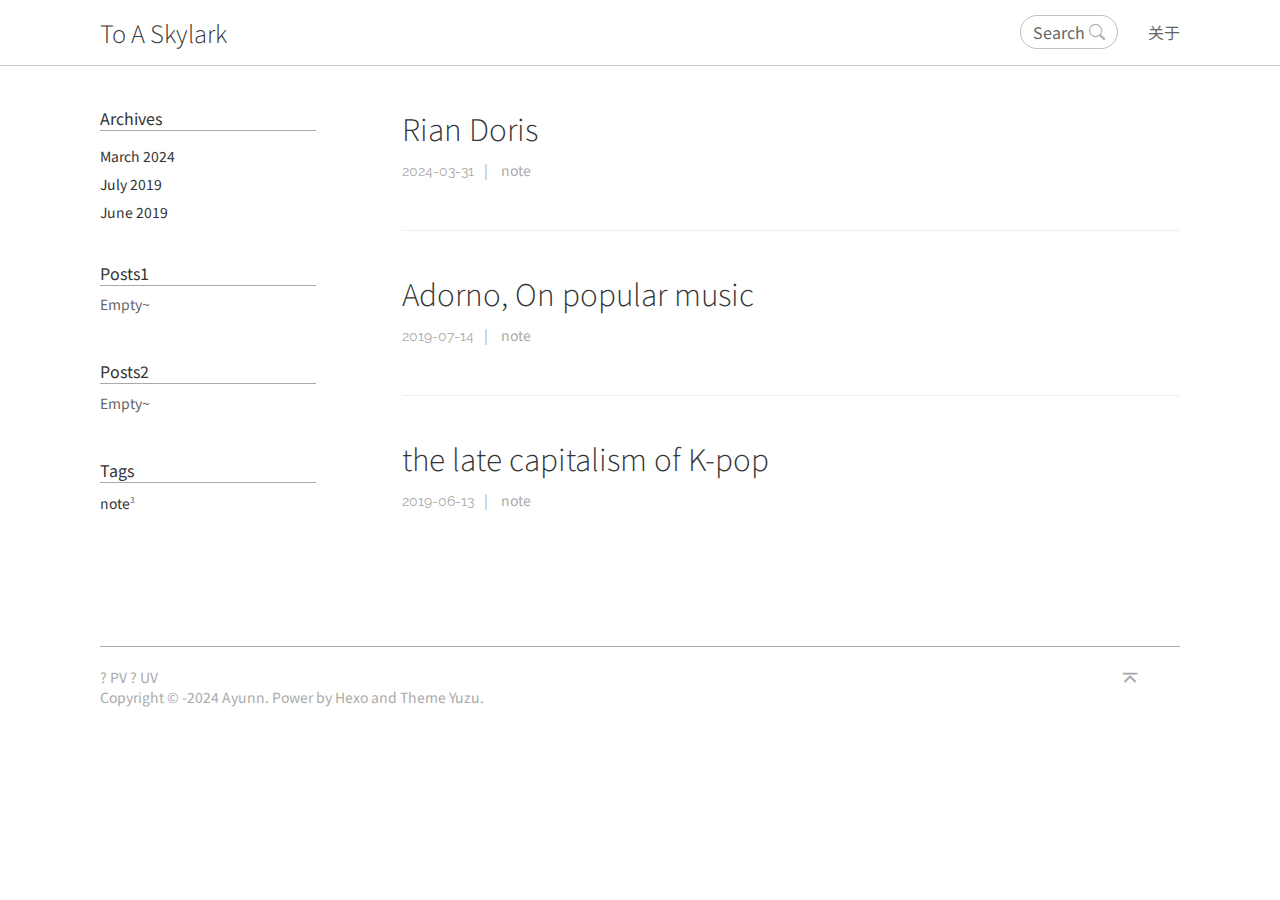
<file: index.html>
<html lang="en"><head><meta charset="utf-8"/><meta http-equiv="X-UA-Compatible" content="IE=edge"/><meta name="viewport" content="width=device-width, initial-scale=1"/><meta name="description" content=""/><meta name="keyword"/><title>To A Skylark
-

</title><link rel="icon" href="/img/favicon.ico"/>
<link rel="stylesheet" href="/css/style.css">

<link rel="stylesheet" href="/css/helpers.css">

<script src="/js/clipboard/clipboard.min.js"></script>


<script src="/js/bootstrap.js"></script>

<script async="async" src="//busuanzi.ibruce.info/busuanzi/2.3/busuanzi.pure.mini.js"></script><meta name="generator" content="Hexo 7.2.0"></head><body><div class="loading-wrapper" data-loading="data-loading"><div class="loading"><span></span><span></span><span></span></div></div><div class="page" data-filter="data-filter"><div class="head" data-show="data-show"><header class="head-header"><div class="head-author"><a class="head-author-link" href="/">To A Skylark</a></div><div class="head-right"><button class="bar-wrap" id="bar-wrap-toggle"><span class="bar"></span><span class="bar"></span><span class="bar"></span></button><div class="head-item"><a class="search-button head-item-link"><span>Search</span>
<i class="icon icon-search"></i></a></div><div class="head-item"><a class="head-item-link" href="/about">关于</a></div></div></header>
<div class="menubar-head" id="menubar"><ul class="menubar-ul"><li class="menubar-item"><i class="icon icon-chevron-right"></i>
<a class="menubar-link" href="/categories/Posts/">Posts1</a></li><li class="menubar-item"><i class="icon icon-chevron-right"></i>
<a class="menubar-link" href="/categories/Posts2/">Posts2</a></li><li class="menubar-item" data-border="data-border"></li><li class="menubar-item"><i class="icon icon-archive"></i>
<a class="menubar-link" href="/archives">Archives</a></li><li class="menubar-item"><i class="icon icon-tags"></i>
<a class="menubar-link" href="/tags">Tags</a></li><li class="menubar-item" data-border="data-border"></li><li class="menubar-item"><a class="menubar-link" href="/about"><span>关于</span></a></li></ul><div class="menu-search-box search-button"><div>Search</div>
<i class="icon icon-search"></i></div></div></div><div class="main" data-page="home"><div class="menu-nav"><div class="menu-nav-item"><div class="menu-nav-title"><a href="/archives"><span>Archives</span></a></div><div class="menu-nav-content"><ul class="archive-list"><li class="archive-list-item"><a class="archive-list-link" href="/archives/2024/03/">March 2024</a></li><li class="archive-list-item"><a class="archive-list-link" href="/archives/2019/07/">July 2019</a></li><li class="archive-list-item"><a class="archive-list-link" href="/archives/2019/06/">June 2019</a></li></ul></div></div><div class="menu-nav-item"><div class="menu-nav-title"><a href="/categories/Posts/"><span>Posts1</span></a></div><div class="menu-nav-content"><p class="menu-nav-item empty">Empty~</p></div></div><div class="menu-nav-item"><div class="menu-nav-title"><a href="/categories/Posts2/"><span>Posts2</span></a></div><div class="menu-nav-content"><p class="menu-nav-item empty">Empty~</p></div></div><div class="menu-nav-item"><div class="menu-nav-title"><a href="/tags"><span>Tags</span></a></div><div class="menu-nav-content"><ul class="tag-list" itemprop="keywords"><li class="tag-list-item"><a class="tag-list-link" href="/tags/note/" rel="tag">note</a><span class="tag-list-count">3</span></li></ul></div></div></div><div class="content" id="index-content"><article class="post-item"><h2 class="post-item-title"><a class="title" href="/2024/03/31/Rian-Doris/">Rian Doris</a></h2><div class="post-meta"><div class="post-date"><time class="post-time" itemprop="datePublished" title="2024-03-31 13:57:17" datetime="2024-03-31T17:57:17.000Z">2024-03-31</time></div>|
<div class="post-tag"><ul class="article-tag-list" itemprop="keywords"><li class="article-tag-list-item"><a class="article-tag-list-link" href="/tags/note/" rel="tag">note</a></li></ul></div></div></article><article class="post-item"><h2 class="post-item-title"><a class="title" href="/2019/07/14/Adorno-On-popular-music/">Adorno, On popular music</a></h2><div class="post-meta"><div class="post-date"><time class="post-time" itemprop="datePublished" title="2019-07-14 14:15:19" datetime="2019-07-14T18:15:19.000Z">2019-07-14</time></div>|
<div class="post-tag"><ul class="article-tag-list" itemprop="keywords"><li class="article-tag-list-item"><a class="article-tag-list-link" href="/tags/note/" rel="tag">note</a></li></ul></div></div></article><article class="post-item"><h2 class="post-item-title"><a class="title" href="/2019/06/13/the-late-capitalism-of-K-pop/">the late capitalism of K-pop</a></h2><div class="post-meta"><div class="post-date"><time class="post-time" itemprop="datePublished" title="2019-06-13 14:15:38" datetime="2019-06-13T18:15:38.000Z">2019-06-13</time></div>|
<div class="post-tag"><ul class="article-tag-list" itemprop="keywords"><li class="article-tag-list-item"><a class="article-tag-list-link" href="/tags/note/" rel="tag">note</a></li></ul></div></div></article><div class="pagination"></div></div></div><footer class="footer-nav"><div class="footer"><div class="back-top" id="back-top" title="Back to top"><i class="icon icon-chevron-bar-up"></i></div><div class="footer-content"><div><span id="busuanzi_container_site_pv"><span id="busuanzi_value_site_pv">?</span>
PV
</span><span id="busuanzi_container_site_uv"><span id="busuanzi_value_site_uv">?</span>
UV</span></div>

Copyright &copy;
<span class="time-divide">-</span>2024
Ayunn.

Power by
<a href="https://hexo.io/" target="_blank" rel="external nofollow">Hexo</a>
and
<a href="https://github.com/Cerallin/hexo-theme-yuzu" target="_blank" rel="external nofollow" title="v3.2.4">Theme Yuzu</a>.</div></div></footer>
<script>window.config = {
  url_root: '/',
  meta_path: 'meta.json',
};
</script>
<script src="/js/theme/back-to-top.js"></script>


<script src="/js/theme/clipboard.js"></script>


<script src="/js/theme/loading.js"></script>


<script src="/js/theme/navbar.js"></script>

<script src="/js/theme/search.js"></script>

<script src="/js/theme/toc.js"></script>
<script>window.onload = function () {
  for (const moduleName in Theme) {
    const module = Theme[moduleName];
    module.register();
  }
};</script></div><div class="search-modal" id="search-modal"><div class="card"><div class="card-head"><div class="search-box"><input class="search-input" id="search-input" placeholder="search"/><div class="search-button" id="search-button"><div class="icon icon-search"></div></div></div><div class="close-button"><div class="icon icon-x"></div></div></div><div class="card-body"><div class="search-count">search.total<span id="search-count-num">0</span>search result(s) in total.</div><div class="search-result" id="search-result"></div></div></div></div></body></html>
</file>
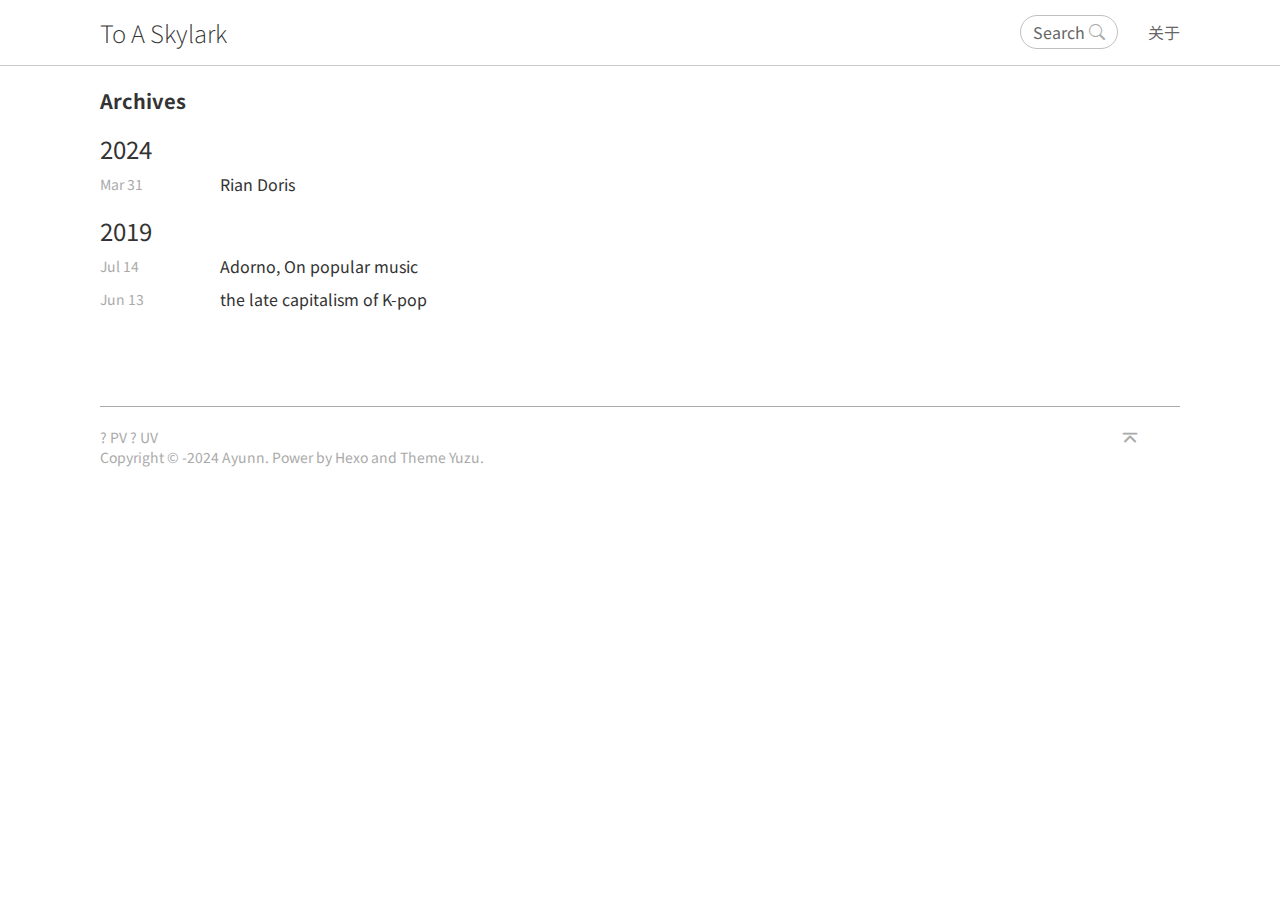
<file: archives/index.html>
<html lang="en"><head><meta charset="utf-8"/><meta http-equiv="X-UA-Compatible" content="IE=edge"/><meta name="viewport" content="width=device-width, initial-scale=1"/><meta name="description" content=""/><meta name="keyword"/><title>Archives
-
To A Skylark
-

</title><link rel="icon" href="/img/favicon.ico"/>
<link rel="stylesheet" href="/css/style.css">

<link rel="stylesheet" href="/css/helpers.css">

<script src="/js/clipboard/clipboard.min.js"></script>


<script src="/js/bootstrap.js"></script>

<script async="async" src="//busuanzi.ibruce.info/busuanzi/2.3/busuanzi.pure.mini.js"></script><meta name="generator" content="Hexo 7.2.0"></head><body><div class="loading-wrapper" data-loading="data-loading"><div class="loading"><span></span><span></span><span></span></div></div><div class="page" data-filter="data-filter"><div class="head" data-show="data-show"><header class="head-header"><div class="head-author"><a class="head-author-link" href="/">To A Skylark</a></div><div class="head-right"><button class="bar-wrap" id="bar-wrap-toggle"><span class="bar"></span><span class="bar"></span><span class="bar"></span></button><div class="head-item"><a class="search-button head-item-link"><span>Search</span>
<i class="icon icon-search"></i></a></div><div class="head-item"><a class="head-item-link" href="/about">关于</a></div></div></header>
<div class="menubar-head" id="menubar"><ul class="menubar-ul"><li class="menubar-item"><i class="icon icon-chevron-right"></i>
<a class="menubar-link" href="/categories/Posts/">Posts1</a></li><li class="menubar-item"><i class="icon icon-chevron-right"></i>
<a class="menubar-link" href="/categories/Posts2/">Posts2</a></li><li class="menubar-item" data-border="data-border"></li><li class="menubar-item"><i class="icon icon-archive"></i>
<a class="menubar-link" href="/archives">Archives</a></li><li class="menubar-item"><i class="icon icon-tags"></i>
<a class="menubar-link" href="/tags">Tags</a></li><li class="menubar-item" data-border="data-border"></li><li class="menubar-item"><a class="menubar-link" href="/about"><span>关于</span></a></li></ul><div class="menu-search-box search-button"><div>Search</div>
<i class="icon icon-search"></i></div></div></div><div class="main" data-page="archive"><h1 class="archive-title">Archives</h1><section class="archives-wrap"><a href="/archives/2024/"><h2 class="archive-year">2024</h2></a><div class="archives-year-cont"><div class="archive-item"><div class="article-date"><time class="post-time" title="2024-03-31 13:57:17" datetime="2024-03-31T17:57:17.000Z">Mar 31</time></div><div class="article-title"><a href="/2024/03/31/Rian-Doris/" target="_blank" itemprop="url">Rian Doris</a></div></div></div></section><section class="archives-wrap"><a href="/archives/2019/"><h2 class="archive-year">2019</h2></a><div class="archives-year-cont"><div class="archive-item"><div class="article-date"><time class="post-time" title="2019-07-14 14:15:19" datetime="2019-07-14T18:15:19.000Z">Jul 14</time></div><div class="article-title"><a href="/2019/07/14/Adorno-On-popular-music/" target="_blank" itemprop="url">Adorno, On popular music</a></div></div><div class="archive-item"><div class="article-date"><time class="post-time" title="2019-06-13 14:15:38" datetime="2019-06-13T18:15:38.000Z">Jun 13</time></div><div class="article-title"><a href="/2019/06/13/the-late-capitalism-of-K-pop/" target="_blank" itemprop="url">the late capitalism of K-pop</a></div></div></div></section><div class="pagination archive-pagination"></div></div><footer class="footer-nav"><div class="footer"><div class="back-top" id="back-top" title="Back to top"><i class="icon icon-chevron-bar-up"></i></div><div class="footer-content"><div><span id="busuanzi_container_site_pv"><span id="busuanzi_value_site_pv">?</span>
PV
</span><span id="busuanzi_container_site_uv"><span id="busuanzi_value_site_uv">?</span>
UV</span></div>

Copyright &copy;
<span class="time-divide">-</span>2024
Ayunn.

Power by
<a href="https://hexo.io/" target="_blank" rel="external nofollow">Hexo</a>
and
<a href="https://github.com/Cerallin/hexo-theme-yuzu" target="_blank" rel="external nofollow" title="v3.2.4">Theme Yuzu</a>.</div></div></footer>
<script>window.config = {
  url_root: '/',
  meta_path: 'meta.json',
};
</script>
<script src="/js/theme/back-to-top.js"></script>


<script src="/js/theme/clipboard.js"></script>


<script src="/js/theme/loading.js"></script>


<script src="/js/theme/navbar.js"></script>

<script src="/js/theme/search.js"></script>

<script src="/js/theme/toc.js"></script>
<script>window.onload = function () {
  for (const moduleName in Theme) {
    const module = Theme[moduleName];
    module.register();
  }
};</script></div><div class="search-modal" id="search-modal"><div class="card"><div class="card-head"><div class="search-box"><input class="search-input" id="search-input" placeholder="search"/><div class="search-button" id="search-button"><div class="icon icon-search"></div></div></div><div class="close-button"><div class="icon icon-x"></div></div></div><div class="card-body"><div class="search-count">search.total<span id="search-count-num">0</span>search result(s) in total.</div><div class="search-result" id="search-result"></div></div></div></div></body></html>
</file>
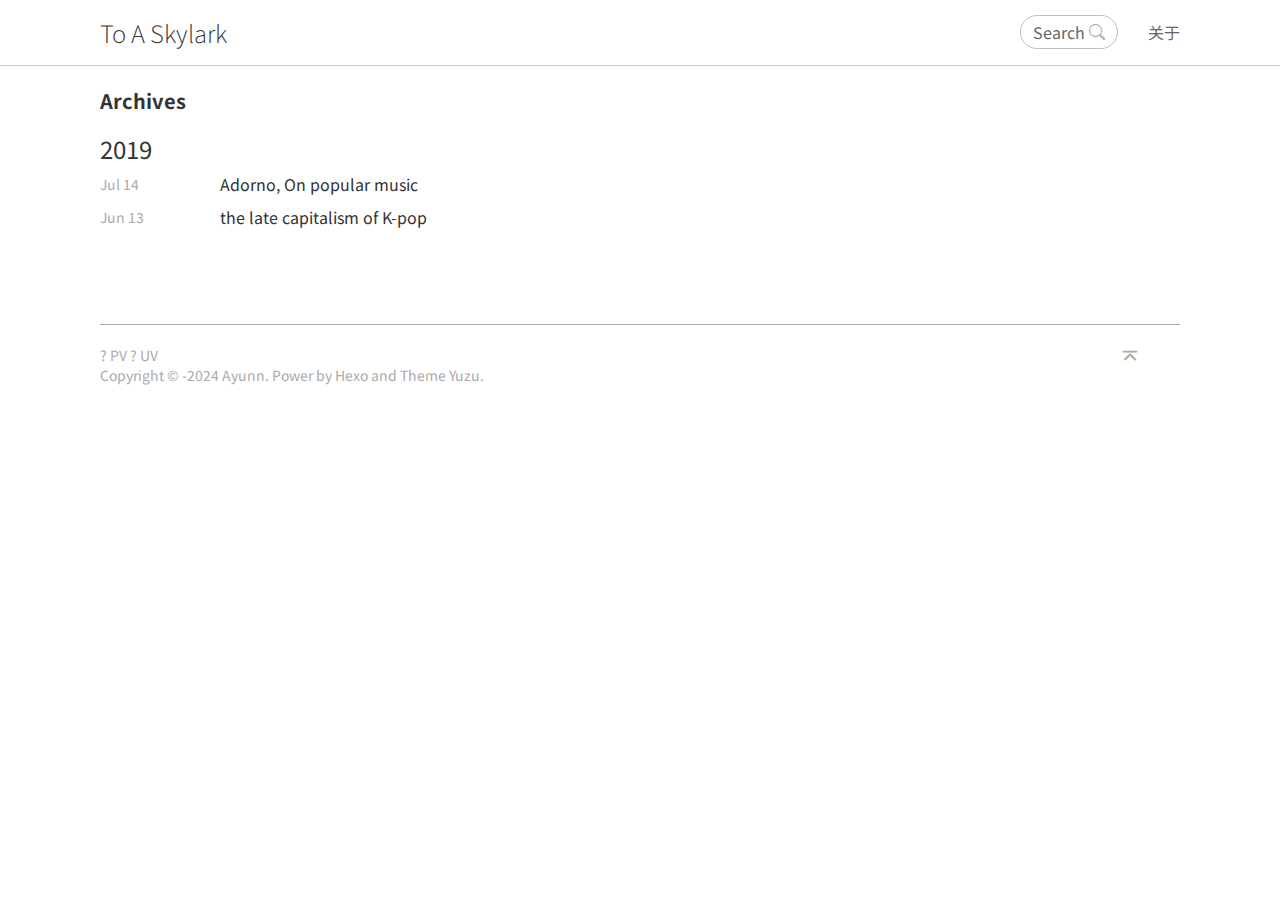
<file: archives/2019/index.html>
<html lang="en"><head><meta charset="utf-8"/><meta http-equiv="X-UA-Compatible" content="IE=edge"/><meta name="viewport" content="width=device-width, initial-scale=1"/><meta name="description" content=""/><meta name="keyword"/><title>Archives
-
To A Skylark
-

</title><link rel="icon" href="/img/favicon.ico"/>
<link rel="stylesheet" href="/css/style.css">

<link rel="stylesheet" href="/css/helpers.css">

<script src="/js/clipboard/clipboard.min.js"></script>


<script src="/js/bootstrap.js"></script>

<script async="async" src="//busuanzi.ibruce.info/busuanzi/2.3/busuanzi.pure.mini.js"></script><meta name="generator" content="Hexo 7.2.0"></head><body><div class="loading-wrapper" data-loading="data-loading"><div class="loading"><span></span><span></span><span></span></div></div><div class="page" data-filter="data-filter"><div class="head" data-show="data-show"><header class="head-header"><div class="head-author"><a class="head-author-link" href="/">To A Skylark</a></div><div class="head-right"><button class="bar-wrap" id="bar-wrap-toggle"><span class="bar"></span><span class="bar"></span><span class="bar"></span></button><div class="head-item"><a class="search-button head-item-link"><span>Search</span>
<i class="icon icon-search"></i></a></div><div class="head-item"><a class="head-item-link" href="/about">关于</a></div></div></header>
<div class="menubar-head" id="menubar"><ul class="menubar-ul"><li class="menubar-item"><i class="icon icon-chevron-right"></i>
<a class="menubar-link" href="/categories/Posts/">Posts1</a></li><li class="menubar-item"><i class="icon icon-chevron-right"></i>
<a class="menubar-link" href="/categories/Posts2/">Posts2</a></li><li class="menubar-item" data-border="data-border"></li><li class="menubar-item"><i class="icon icon-archive"></i>
<a class="menubar-link" href="/archives">Archives</a></li><li class="menubar-item"><i class="icon icon-tags"></i>
<a class="menubar-link" href="/tags">Tags</a></li><li class="menubar-item" data-border="data-border"></li><li class="menubar-item"><a class="menubar-link" href="/about"><span>关于</span></a></li></ul><div class="menu-search-box search-button"><div>Search</div>
<i class="icon icon-search"></i></div></div></div><div class="main" data-page="archive"><h1 class="archive-title">Archives</h1><section class="archives-wrap"><a href="/archives/2019/"><h2 class="archive-year">2019</h2></a><div class="archives-year-cont"><div class="archive-item"><div class="article-date"><time class="post-time" title="2019-07-14 14:15:19" datetime="2019-07-14T18:15:19.000Z">Jul 14</time></div><div class="article-title"><a href="/2019/07/14/Adorno-On-popular-music/" target="_blank" itemprop="url">Adorno, On popular music</a></div></div><div class="archive-item"><div class="article-date"><time class="post-time" title="2019-06-13 14:15:38" datetime="2019-06-13T18:15:38.000Z">Jun 13</time></div><div class="article-title"><a href="/2019/06/13/the-late-capitalism-of-K-pop/" target="_blank" itemprop="url">the late capitalism of K-pop</a></div></div></div></section><div class="pagination archive-pagination"></div></div><footer class="footer-nav"><div class="footer"><div class="back-top" id="back-top" title="Back to top"><i class="icon icon-chevron-bar-up"></i></div><div class="footer-content"><div><span id="busuanzi_container_site_pv"><span id="busuanzi_value_site_pv">?</span>
PV
</span><span id="busuanzi_container_site_uv"><span id="busuanzi_value_site_uv">?</span>
UV</span></div>

Copyright &copy;
<span class="time-divide">-</span>2024
Ayunn.

Power by
<a href="https://hexo.io/" target="_blank" rel="external nofollow">Hexo</a>
and
<a href="https://github.com/Cerallin/hexo-theme-yuzu" target="_blank" rel="external nofollow" title="v3.2.4">Theme Yuzu</a>.</div></div></footer>
<script>window.config = {
  url_root: '/',
  meta_path: 'meta.json',
};
</script>
<script src="/js/theme/back-to-top.js"></script>


<script src="/js/theme/clipboard.js"></script>


<script src="/js/theme/loading.js"></script>


<script src="/js/theme/navbar.js"></script>

<script src="/js/theme/search.js"></script>

<script src="/js/theme/toc.js"></script>
<script>window.onload = function () {
  for (const moduleName in Theme) {
    const module = Theme[moduleName];
    module.register();
  }
};</script></div><div class="search-modal" id="search-modal"><div class="card"><div class="card-head"><div class="search-box"><input class="search-input" id="search-input" placeholder="search"/><div class="search-button" id="search-button"><div class="icon icon-search"></div></div></div><div class="close-button"><div class="icon icon-x"></div></div></div><div class="card-body"><div class="search-count">search.total<span id="search-count-num">0</span>search result(s) in total.</div><div class="search-result" id="search-result"></div></div></div></div></body></html>
</file>
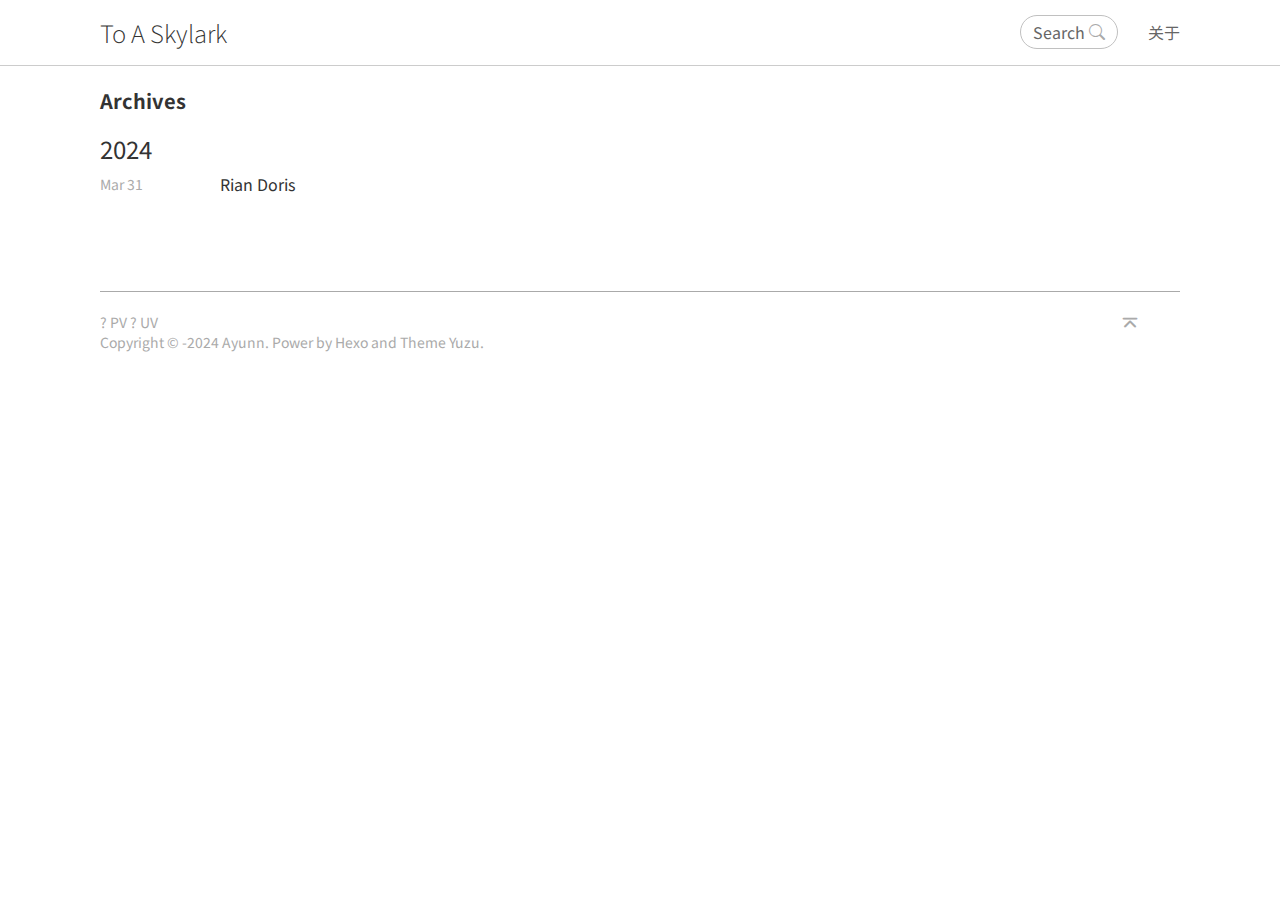
<file: archives/2024/index.html>
<html lang="en"><head><meta charset="utf-8"/><meta http-equiv="X-UA-Compatible" content="IE=edge"/><meta name="viewport" content="width=device-width, initial-scale=1"/><meta name="description" content=""/><meta name="keyword"/><title>Archives
-
To A Skylark
-

</title><link rel="icon" href="/img/favicon.ico"/>
<link rel="stylesheet" href="/css/style.css">

<link rel="stylesheet" href="/css/helpers.css">

<script src="/js/clipboard/clipboard.min.js"></script>


<script src="/js/bootstrap.js"></script>

<script async="async" src="//busuanzi.ibruce.info/busuanzi/2.3/busuanzi.pure.mini.js"></script><meta name="generator" content="Hexo 7.2.0"></head><body><div class="loading-wrapper" data-loading="data-loading"><div class="loading"><span></span><span></span><span></span></div></div><div class="page" data-filter="data-filter"><div class="head" data-show="data-show"><header class="head-header"><div class="head-author"><a class="head-author-link" href="/">To A Skylark</a></div><div class="head-right"><button class="bar-wrap" id="bar-wrap-toggle"><span class="bar"></span><span class="bar"></span><span class="bar"></span></button><div class="head-item"><a class="search-button head-item-link"><span>Search</span>
<i class="icon icon-search"></i></a></div><div class="head-item"><a class="head-item-link" href="/about">关于</a></div></div></header>
<div class="menubar-head" id="menubar"><ul class="menubar-ul"><li class="menubar-item"><i class="icon icon-chevron-right"></i>
<a class="menubar-link" href="/categories/Posts/">Posts1</a></li><li class="menubar-item"><i class="icon icon-chevron-right"></i>
<a class="menubar-link" href="/categories/Posts2/">Posts2</a></li><li class="menubar-item" data-border="data-border"></li><li class="menubar-item"><i class="icon icon-archive"></i>
<a class="menubar-link" href="/archives">Archives</a></li><li class="menubar-item"><i class="icon icon-tags"></i>
<a class="menubar-link" href="/tags">Tags</a></li><li class="menubar-item" data-border="data-border"></li><li class="menubar-item"><a class="menubar-link" href="/about"><span>关于</span></a></li></ul><div class="menu-search-box search-button"><div>Search</div>
<i class="icon icon-search"></i></div></div></div><div class="main" data-page="archive"><h1 class="archive-title">Archives</h1><section class="archives-wrap"><a href="/archives/2024/"><h2 class="archive-year">2024</h2></a><div class="archives-year-cont"><div class="archive-item"><div class="article-date"><time class="post-time" title="2024-03-31 13:57:17" datetime="2024-03-31T17:57:17.000Z">Mar 31</time></div><div class="article-title"><a href="/2024/03/31/Rian-Doris/" target="_blank" itemprop="url">Rian Doris</a></div></div></div></section><div class="pagination archive-pagination"></div></div><footer class="footer-nav"><div class="footer"><div class="back-top" id="back-top" title="Back to top"><i class="icon icon-chevron-bar-up"></i></div><div class="footer-content"><div><span id="busuanzi_container_site_pv"><span id="busuanzi_value_site_pv">?</span>
PV
</span><span id="busuanzi_container_site_uv"><span id="busuanzi_value_site_uv">?</span>
UV</span></div>

Copyright &copy;
<span class="time-divide">-</span>2024
Ayunn.

Power by
<a href="https://hexo.io/" target="_blank" rel="external nofollow">Hexo</a>
and
<a href="https://github.com/Cerallin/hexo-theme-yuzu" target="_blank" rel="external nofollow" title="v3.2.4">Theme Yuzu</a>.</div></div></footer>
<script>window.config = {
  url_root: '/',
  meta_path: 'meta.json',
};
</script>
<script src="/js/theme/back-to-top.js"></script>


<script src="/js/theme/clipboard.js"></script>


<script src="/js/theme/loading.js"></script>


<script src="/js/theme/navbar.js"></script>

<script src="/js/theme/search.js"></script>

<script src="/js/theme/toc.js"></script>
<script>window.onload = function () {
  for (const moduleName in Theme) {
    const module = Theme[moduleName];
    module.register();
  }
};</script></div><div class="search-modal" id="search-modal"><div class="card"><div class="card-head"><div class="search-box"><input class="search-input" id="search-input" placeholder="search"/><div class="search-button" id="search-button"><div class="icon icon-search"></div></div></div><div class="close-button"><div class="icon icon-x"></div></div></div><div class="card-body"><div class="search-count">search.total<span id="search-count-num">0</span>search result(s) in total.</div><div class="search-result" id="search-result"></div></div></div></div></body></html>
</file>
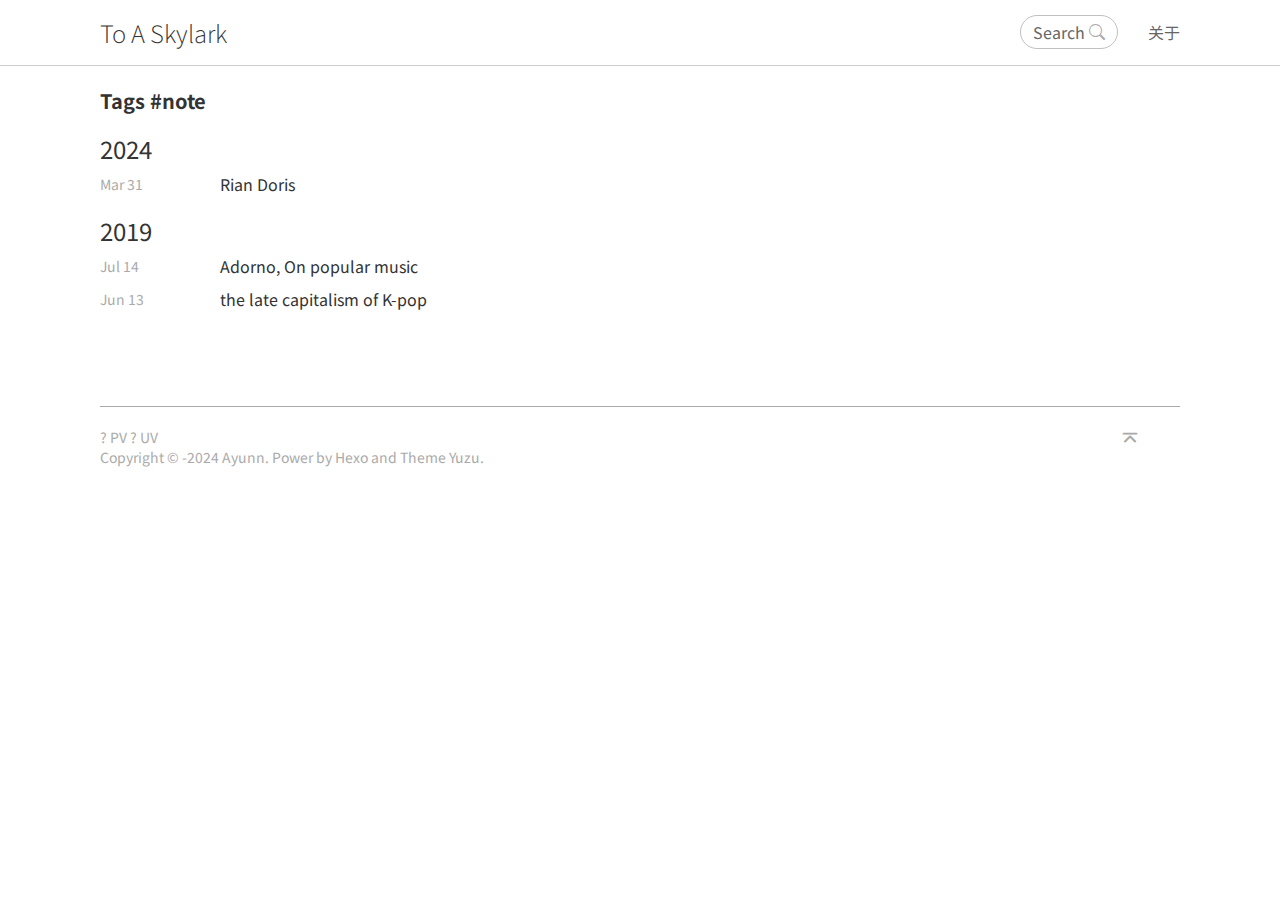
<file: tags/note/index.html>
<html lang="en"><head><meta charset="utf-8"/><meta http-equiv="X-UA-Compatible" content="IE=edge"/><meta name="viewport" content="width=device-width, initial-scale=1"/><meta name="description" content=""/><meta name="keyword"/><title>Tags
note
-
To A Skylark
-

</title><link rel="icon" href="/img/favicon.ico"/>
<link rel="stylesheet" href="/css/style.css">

<link rel="stylesheet" href="/css/helpers.css">

<script src="/js/clipboard/clipboard.min.js"></script>


<script src="/js/bootstrap.js"></script>

<script async="async" src="//busuanzi.ibruce.info/busuanzi/2.3/busuanzi.pure.mini.js"></script><meta name="generator" content="Hexo 7.2.0"></head><body><div class="loading-wrapper" data-loading="data-loading"><div class="loading"><span></span><span></span><span></span></div></div><div class="page" data-filter="data-filter"><div class="head" data-show="data-show"><header class="head-header"><div class="head-author"><a class="head-author-link" href="/">To A Skylark</a></div><div class="head-right"><button class="bar-wrap" id="bar-wrap-toggle"><span class="bar"></span><span class="bar"></span><span class="bar"></span></button><div class="head-item"><a class="search-button head-item-link"><span>Search</span>
<i class="icon icon-search"></i></a></div><div class="head-item"><a class="head-item-link" href="/about">关于</a></div></div></header>
<div class="menubar-head" id="menubar"><ul class="menubar-ul"><li class="menubar-item"><i class="icon icon-chevron-right"></i>
<a class="menubar-link" href="/categories/Posts/">Posts1</a></li><li class="menubar-item"><i class="icon icon-chevron-right"></i>
<a class="menubar-link" href="/categories/Posts2/">Posts2</a></li><li class="menubar-item" data-border="data-border"></li><li class="menubar-item"><i class="icon icon-archive"></i>
<a class="menubar-link" href="/archives">Archives</a></li><li class="menubar-item"><i class="icon icon-tags"></i>
<a class="menubar-link" href="/tags">Tags</a></li><li class="menubar-item" data-border="data-border"></li><li class="menubar-item"><a class="menubar-link" href="/about"><span>关于</span></a></li></ul><div class="menu-search-box search-button"><div>Search</div>
<i class="icon icon-search"></i></div></div></div><div class="main" data-page="tag"><h1 class="archive-title">Tags
#note</h1><section class="archives-wrap"><a href="/archives/2024/"><h2 class="archive-year">2024</h2></a><div class="archives-year-cont"><div class="archive-item"><div class="article-date"><time class="post-time" title="2024-03-31 13:57:17" datetime="2024-03-31T17:57:17.000Z">Mar 31</time></div><div class="article-title"><a href="/2024/03/31/Rian-Doris/" target="_blank" itemprop="url">Rian Doris</a></div></div></div></section><section class="archives-wrap"><a href="/archives/2019/"><h2 class="archive-year">2019</h2></a><div class="archives-year-cont"><div class="archive-item"><div class="article-date"><time class="post-time" title="2019-07-14 14:15:19" datetime="2019-07-14T18:15:19.000Z">Jul 14</time></div><div class="article-title"><a href="/2019/07/14/Adorno-On-popular-music/" target="_blank" itemprop="url">Adorno, On popular music</a></div></div><div class="archive-item"><div class="article-date"><time class="post-time" title="2019-06-13 14:15:38" datetime="2019-06-13T18:15:38.000Z">Jun 13</time></div><div class="article-title"><a href="/2019/06/13/the-late-capitalism-of-K-pop/" target="_blank" itemprop="url">the late capitalism of K-pop</a></div></div></div></section><div class="pagination archive-pagination"></div></div><footer class="footer-nav"><div class="footer"><div class="back-top" id="back-top" title="Back to top"><i class="icon icon-chevron-bar-up"></i></div><div class="footer-content"><div><span id="busuanzi_container_site_pv"><span id="busuanzi_value_site_pv">?</span>
PV
</span><span id="busuanzi_container_site_uv"><span id="busuanzi_value_site_uv">?</span>
UV</span></div>

Copyright &copy;
<span class="time-divide">-</span>2024
Ayunn.

Power by
<a href="https://hexo.io/" target="_blank" rel="external nofollow">Hexo</a>
and
<a href="https://github.com/Cerallin/hexo-theme-yuzu" target="_blank" rel="external nofollow" title="v3.2.4">Theme Yuzu</a>.</div></div></footer>
<script>window.config = {
  url_root: '/',
  meta_path: 'meta.json',
};
</script>
<script src="/js/theme/back-to-top.js"></script>


<script src="/js/theme/clipboard.js"></script>


<script src="/js/theme/loading.js"></script>


<script src="/js/theme/navbar.js"></script>

<script src="/js/theme/search.js"></script>

<script src="/js/theme/toc.js"></script>
<script>window.onload = function () {
  for (const moduleName in Theme) {
    const module = Theme[moduleName];
    module.register();
  }
};</script></div><div class="search-modal" id="search-modal"><div class="card"><div class="card-head"><div class="search-box"><input class="search-input" id="search-input" placeholder="search"/><div class="search-button" id="search-button"><div class="icon icon-search"></div></div></div><div class="close-button"><div class="icon icon-x"></div></div></div><div class="card-body"><div class="search-count">search.total<span id="search-count-num">0</span>search result(s) in total.</div><div class="search-result" id="search-result"></div></div></div></div></body></html>
</file>
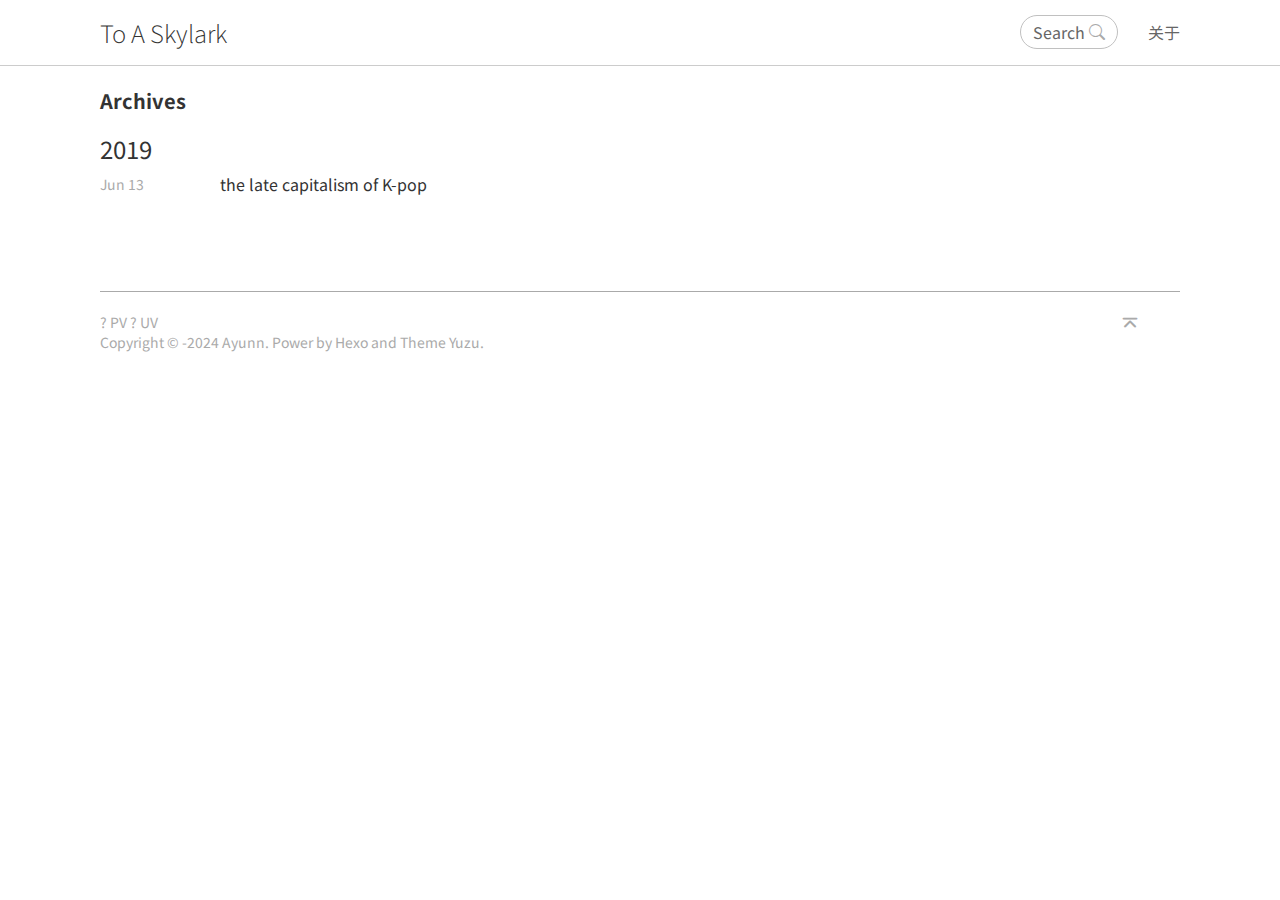
<file: archives/2019/06/index.html>
<html lang="en"><head><meta charset="utf-8"/><meta http-equiv="X-UA-Compatible" content="IE=edge"/><meta name="viewport" content="width=device-width, initial-scale=1"/><meta name="description" content=""/><meta name="keyword"/><title>Archives
-
To A Skylark
-

</title><link rel="icon" href="/img/favicon.ico"/>
<link rel="stylesheet" href="/css/style.css">

<link rel="stylesheet" href="/css/helpers.css">

<script src="/js/clipboard/clipboard.min.js"></script>


<script src="/js/bootstrap.js"></script>

<script async="async" src="//busuanzi.ibruce.info/busuanzi/2.3/busuanzi.pure.mini.js"></script><meta name="generator" content="Hexo 7.2.0"></head><body><div class="loading-wrapper" data-loading="data-loading"><div class="loading"><span></span><span></span><span></span></div></div><div class="page" data-filter="data-filter"><div class="head" data-show="data-show"><header class="head-header"><div class="head-author"><a class="head-author-link" href="/">To A Skylark</a></div><div class="head-right"><button class="bar-wrap" id="bar-wrap-toggle"><span class="bar"></span><span class="bar"></span><span class="bar"></span></button><div class="head-item"><a class="search-button head-item-link"><span>Search</span>
<i class="icon icon-search"></i></a></div><div class="head-item"><a class="head-item-link" href="/about">关于</a></div></div></header>
<div class="menubar-head" id="menubar"><ul class="menubar-ul"><li class="menubar-item"><i class="icon icon-chevron-right"></i>
<a class="menubar-link" href="/categories/Posts/">Posts1</a></li><li class="menubar-item"><i class="icon icon-chevron-right"></i>
<a class="menubar-link" href="/categories/Posts2/">Posts2</a></li><li class="menubar-item" data-border="data-border"></li><li class="menubar-item"><i class="icon icon-archive"></i>
<a class="menubar-link" href="/archives">Archives</a></li><li class="menubar-item"><i class="icon icon-tags"></i>
<a class="menubar-link" href="/tags">Tags</a></li><li class="menubar-item" data-border="data-border"></li><li class="menubar-item"><a class="menubar-link" href="/about"><span>关于</span></a></li></ul><div class="menu-search-box search-button"><div>Search</div>
<i class="icon icon-search"></i></div></div></div><div class="main" data-page="archive"><h1 class="archive-title">Archives</h1><section class="archives-wrap"><a href="/archives/2019/"><h2 class="archive-year">2019</h2></a><div class="archives-year-cont"><div class="archive-item"><div class="article-date"><time class="post-time" title="2019-06-13 14:15:38" datetime="2019-06-13T18:15:38.000Z">Jun 13</time></div><div class="article-title"><a href="/2019/06/13/the-late-capitalism-of-K-pop/" target="_blank" itemprop="url">the late capitalism of K-pop</a></div></div></div></section><div class="pagination archive-pagination"></div></div><footer class="footer-nav"><div class="footer"><div class="back-top" id="back-top" title="Back to top"><i class="icon icon-chevron-bar-up"></i></div><div class="footer-content"><div><span id="busuanzi_container_site_pv"><span id="busuanzi_value_site_pv">?</span>
PV
</span><span id="busuanzi_container_site_uv"><span id="busuanzi_value_site_uv">?</span>
UV</span></div>

Copyright &copy;
<span class="time-divide">-</span>2024
Ayunn.

Power by
<a href="https://hexo.io/" target="_blank" rel="external nofollow">Hexo</a>
and
<a href="https://github.com/Cerallin/hexo-theme-yuzu" target="_blank" rel="external nofollow" title="v3.2.4">Theme Yuzu</a>.</div></div></footer>
<script>window.config = {
  url_root: '/',
  meta_path: 'meta.json',
};
</script>
<script src="/js/theme/back-to-top.js"></script>


<script src="/js/theme/clipboard.js"></script>


<script src="/js/theme/loading.js"></script>


<script src="/js/theme/navbar.js"></script>

<script src="/js/theme/search.js"></script>

<script src="/js/theme/toc.js"></script>
<script>window.onload = function () {
  for (const moduleName in Theme) {
    const module = Theme[moduleName];
    module.register();
  }
};</script></div><div class="search-modal" id="search-modal"><div class="card"><div class="card-head"><div class="search-box"><input class="search-input" id="search-input" placeholder="search"/><div class="search-button" id="search-button"><div class="icon icon-search"></div></div></div><div class="close-button"><div class="icon icon-x"></div></div></div><div class="card-body"><div class="search-count">search.total<span id="search-count-num">0</span>search result(s) in total.</div><div class="search-result" id="search-result"></div></div></div></div></body></html>
</file>
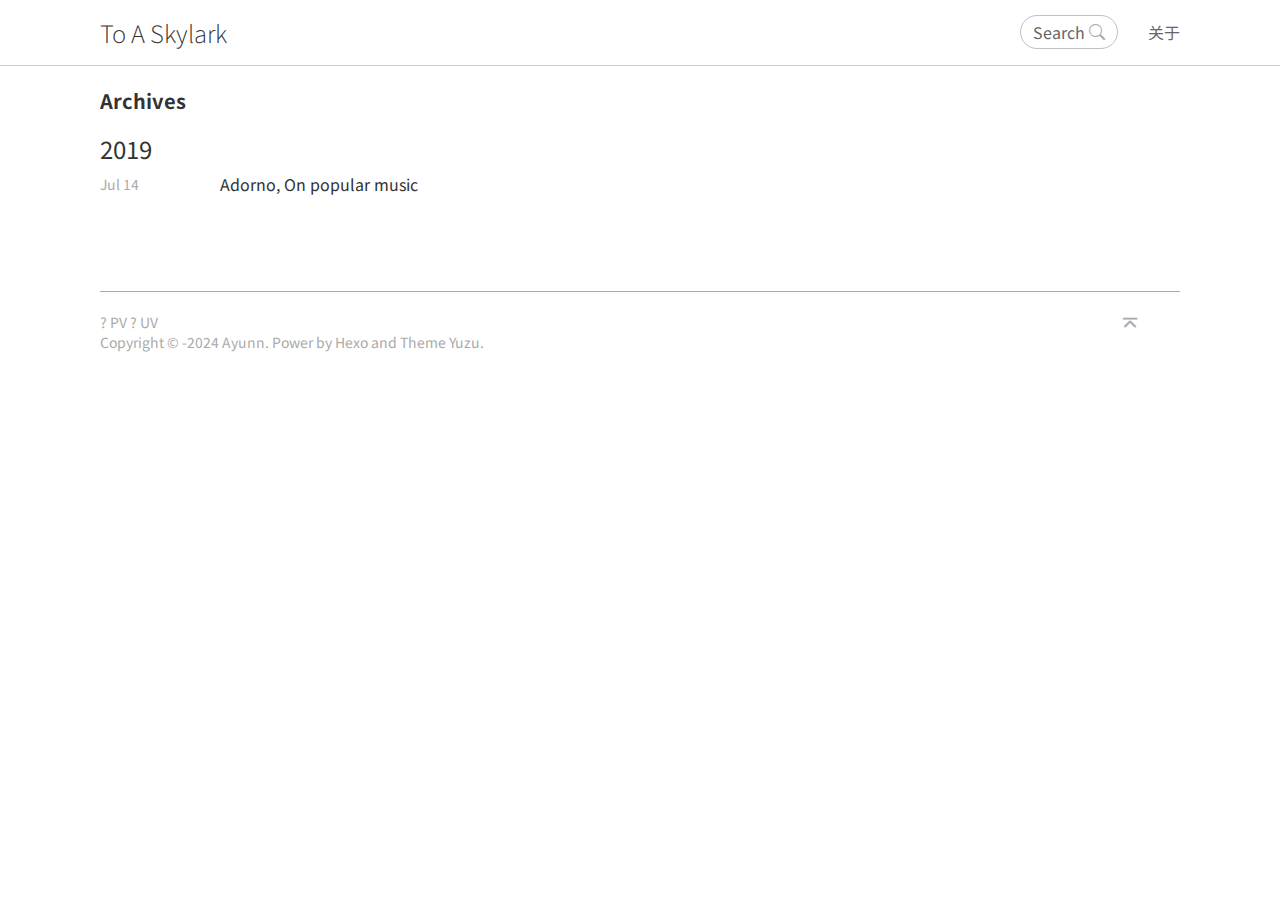
<file: archives/2019/07/index.html>
<html lang="en"><head><meta charset="utf-8"/><meta http-equiv="X-UA-Compatible" content="IE=edge"/><meta name="viewport" content="width=device-width, initial-scale=1"/><meta name="description" content=""/><meta name="keyword"/><title>Archives
-
To A Skylark
-

</title><link rel="icon" href="/img/favicon.ico"/>
<link rel="stylesheet" href="/css/style.css">

<link rel="stylesheet" href="/css/helpers.css">

<script src="/js/clipboard/clipboard.min.js"></script>


<script src="/js/bootstrap.js"></script>

<script async="async" src="//busuanzi.ibruce.info/busuanzi/2.3/busuanzi.pure.mini.js"></script><meta name="generator" content="Hexo 7.2.0"></head><body><div class="loading-wrapper" data-loading="data-loading"><div class="loading"><span></span><span></span><span></span></div></div><div class="page" data-filter="data-filter"><div class="head" data-show="data-show"><header class="head-header"><div class="head-author"><a class="head-author-link" href="/">To A Skylark</a></div><div class="head-right"><button class="bar-wrap" id="bar-wrap-toggle"><span class="bar"></span><span class="bar"></span><span class="bar"></span></button><div class="head-item"><a class="search-button head-item-link"><span>Search</span>
<i class="icon icon-search"></i></a></div><div class="head-item"><a class="head-item-link" href="/about">关于</a></div></div></header>
<div class="menubar-head" id="menubar"><ul class="menubar-ul"><li class="menubar-item"><i class="icon icon-chevron-right"></i>
<a class="menubar-link" href="/categories/Posts/">Posts1</a></li><li class="menubar-item"><i class="icon icon-chevron-right"></i>
<a class="menubar-link" href="/categories/Posts2/">Posts2</a></li><li class="menubar-item" data-border="data-border"></li><li class="menubar-item"><i class="icon icon-archive"></i>
<a class="menubar-link" href="/archives">Archives</a></li><li class="menubar-item"><i class="icon icon-tags"></i>
<a class="menubar-link" href="/tags">Tags</a></li><li class="menubar-item" data-border="data-border"></li><li class="menubar-item"><a class="menubar-link" href="/about"><span>关于</span></a></li></ul><div class="menu-search-box search-button"><div>Search</div>
<i class="icon icon-search"></i></div></div></div><div class="main" data-page="archive"><h1 class="archive-title">Archives</h1><section class="archives-wrap"><a href="/archives/2019/"><h2 class="archive-year">2019</h2></a><div class="archives-year-cont"><div class="archive-item"><div class="article-date"><time class="post-time" title="2019-07-14 14:15:19" datetime="2019-07-14T18:15:19.000Z">Jul 14</time></div><div class="article-title"><a href="/2019/07/14/Adorno-On-popular-music/" target="_blank" itemprop="url">Adorno, On popular music</a></div></div></div></section><div class="pagination archive-pagination"></div></div><footer class="footer-nav"><div class="footer"><div class="back-top" id="back-top" title="Back to top"><i class="icon icon-chevron-bar-up"></i></div><div class="footer-content"><div><span id="busuanzi_container_site_pv"><span id="busuanzi_value_site_pv">?</span>
PV
</span><span id="busuanzi_container_site_uv"><span id="busuanzi_value_site_uv">?</span>
UV</span></div>

Copyright &copy;
<span class="time-divide">-</span>2024
Ayunn.

Power by
<a href="https://hexo.io/" target="_blank" rel="external nofollow">Hexo</a>
and
<a href="https://github.com/Cerallin/hexo-theme-yuzu" target="_blank" rel="external nofollow" title="v3.2.4">Theme Yuzu</a>.</div></div></footer>
<script>window.config = {
  url_root: '/',
  meta_path: 'meta.json',
};
</script>
<script src="/js/theme/back-to-top.js"></script>


<script src="/js/theme/clipboard.js"></script>


<script src="/js/theme/loading.js"></script>


<script src="/js/theme/navbar.js"></script>

<script src="/js/theme/search.js"></script>

<script src="/js/theme/toc.js"></script>
<script>window.onload = function () {
  for (const moduleName in Theme) {
    const module = Theme[moduleName];
    module.register();
  }
};</script></div><div class="search-modal" id="search-modal"><div class="card"><div class="card-head"><div class="search-box"><input class="search-input" id="search-input" placeholder="search"/><div class="search-button" id="search-button"><div class="icon icon-search"></div></div></div><div class="close-button"><div class="icon icon-x"></div></div></div><div class="card-body"><div class="search-count">search.total<span id="search-count-num">0</span>search result(s) in total.</div><div class="search-result" id="search-result"></div></div></div></div></body></html>
</file>
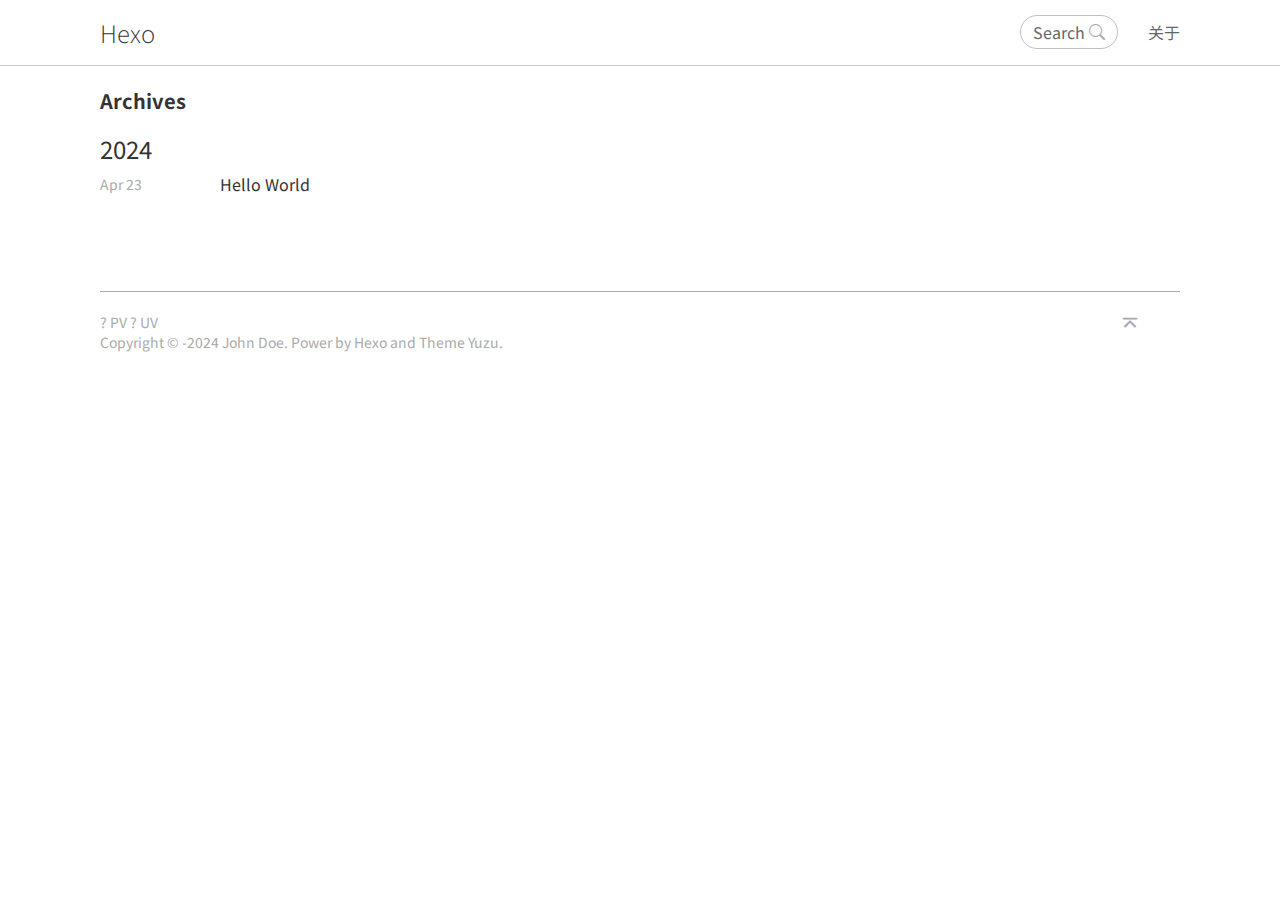
<file: archives/2024/04/index.html>
<html lang="en"><head><meta charset="utf-8"/><meta http-equiv="X-UA-Compatible" content="IE=edge"/><meta name="viewport" content="width=device-width, initial-scale=1"/><meta name="description" content=""/><meta name="keyword"/><title>Archives
-
Hexo
-

</title><link rel="icon" href="/img/favicon.ico"/>
<link rel="stylesheet" href="/css/style.css">

<link rel="stylesheet" href="/css/helpers.css">

<script src="/js/clipboard/clipboard.min.js"></script>


<script src="/js/bootstrap.js"></script>

<script async="async" src="//busuanzi.ibruce.info/busuanzi/2.3/busuanzi.pure.mini.js"></script><meta name="generator" content="Hexo 7.2.0"></head><body><div class="loading-wrapper" data-loading="data-loading"><div class="loading"><span></span><span></span><span></span></div></div><div class="page" data-filter="data-filter"><div class="head" data-show="data-show"><header class="head-header"><div class="head-author"><a class="head-author-link" href="/">Hexo</a></div><div class="head-right"><button class="bar-wrap" id="bar-wrap-toggle"><span class="bar"></span><span class="bar"></span><span class="bar"></span></button><div class="head-item"><a class="search-button head-item-link"><span>Search</span>
<i class="icon icon-search"></i></a></div><div class="head-item"><a class="head-item-link" href="/about">关于</a></div></div></header>
<div class="menubar-head" id="menubar"><ul class="menubar-ul"><li class="menubar-item"><i class="icon icon-chevron-right"></i>
<a class="menubar-link" href="/categories/Posts/">Posts1</a></li><li class="menubar-item"><i class="icon icon-chevron-right"></i>
<a class="menubar-link" href="/categories/Posts2/">Posts2</a></li><li class="menubar-item" data-border="data-border"></li><li class="menubar-item"><i class="icon icon-archive"></i>
<a class="menubar-link" href="/archives">Archives</a></li><li class="menubar-item"><i class="icon icon-tags"></i>
<a class="menubar-link" href="/tags">Tags</a></li><li class="menubar-item" data-border="data-border"></li><li class="menubar-item"><a class="menubar-link" href="/about"><span>关于</span></a></li></ul><div class="menu-search-box search-button"><div>Search</div>
<i class="icon icon-search"></i></div></div></div><div class="main" data-page="archive"><h1 class="archive-title">Archives</h1><section class="archives-wrap"><a href="/archives/2024/"><h2 class="archive-year">2024</h2></a><div class="archives-year-cont"><div class="archive-item"><div class="article-date"><time class="post-time" title="2024-04-23 23:43:27" datetime="2024-04-24T03:43:27.853Z">Apr 23</time></div><div class="article-title"><a href="/2024/04/23/hello-world/" target="_blank" itemprop="url">Hello World</a></div></div></div></section><div class="pagination archive-pagination"></div></div><footer class="footer-nav"><div class="footer"><div class="back-top" id="back-top" title="Back to top"><i class="icon icon-chevron-bar-up"></i></div><div class="footer-content"><div><span id="busuanzi_container_site_pv"><span id="busuanzi_value_site_pv">?</span>
PV
</span><span id="busuanzi_container_site_uv"><span id="busuanzi_value_site_uv">?</span>
UV</span></div>

Copyright &copy;
<span class="time-divide">-</span>2024
John Doe.

Power by
<a href="https://hexo.io/" target="_blank" rel="external nofollow">Hexo</a>
and
<a href="https://github.com/Cerallin/hexo-theme-yuzu" target="_blank" rel="external nofollow" title="v3.2.4">Theme Yuzu</a>.</div></div></footer>
<script>window.config = {
  url_root: '/',
  meta_path: 'meta.json',
};
</script>
<script src="/js/theme/back-to-top.js"></script>


<script src="/js/theme/clipboard.js"></script>


<script src="/js/theme/loading.js"></script>


<script src="/js/theme/navbar.js"></script>

<script src="/js/theme/search.js"></script>

<script src="/js/theme/toc.js"></script>
<script>window.onload = function () {
  for (const moduleName in Theme) {
    const module = Theme[moduleName];
    module.register();
  }
};</script></div><div class="search-modal" id="search-modal"><div class="card"><div class="card-head"><div class="search-box"><input class="search-input" id="search-input" placeholder="search"/><div class="search-button" id="search-button"><div class="icon icon-search"></div></div></div><div class="close-button"><div class="icon icon-x"></div></div></div><div class="card-body"><div class="search-count">search.total<span id="search-count-num">0</span>search result(s) in total.</div><div class="search-result" id="search-result"></div></div></div></div></body></html>
</file>
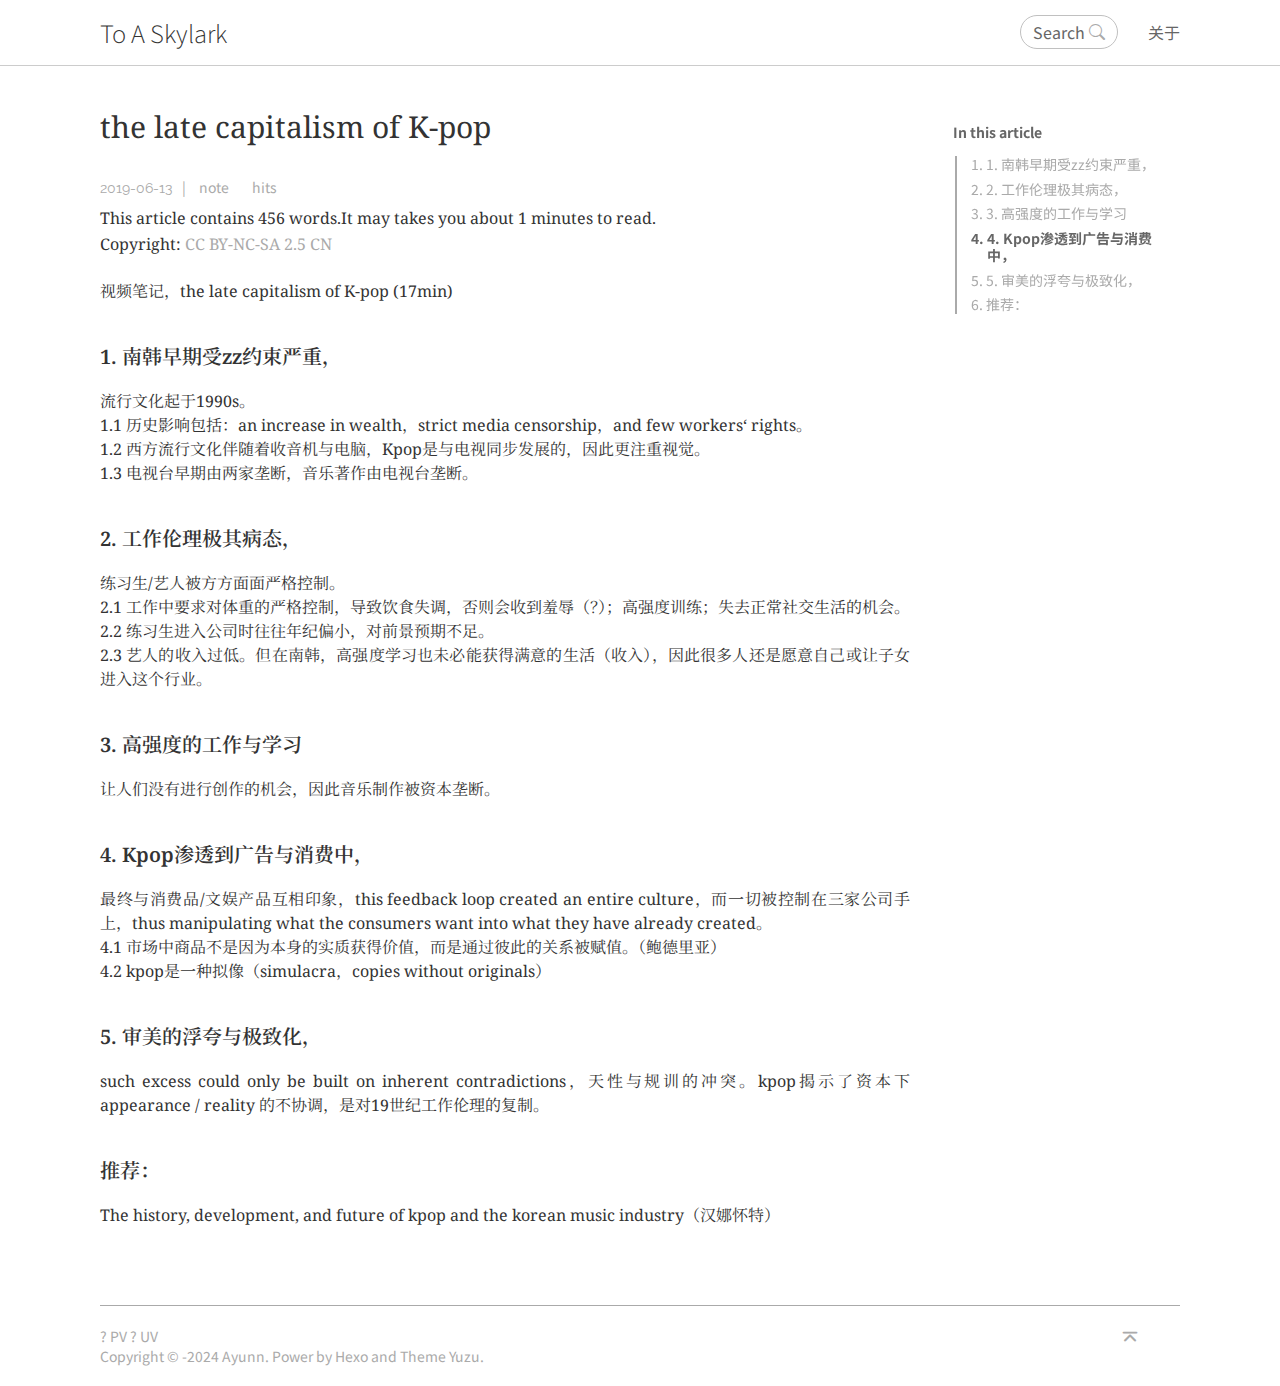
<file: 2019/06/13/the-late-capitalism-of-K-pop/index.html>
<html lang="en"><head><meta charset="utf-8"/><meta http-equiv="X-UA-Compatible" content="IE=edge"/><meta name="viewport" content="width=device-width, initial-scale=1"/><meta name="description" content=""/><meta name="keyword"/><title>the late capitalism of K-pop
-
To A Skylark
-

</title><link rel="icon" href="/img/favicon.ico"/>
<link rel="stylesheet" href="/css/style.css">

<link rel="stylesheet" href="/css/helpers.css">

<script src="/js/clipboard/clipboard.min.js"></script>


<script src="/js/bootstrap.js"></script>

<script async="async" src="//busuanzi.ibruce.info/busuanzi/2.3/busuanzi.pure.mini.js"></script><meta name="generator" content="Hexo 7.2.0"></head><body><div class="loading-wrapper" data-loading="data-loading"><div class="loading"><span></span><span></span><span></span></div></div><div class="page" data-filter="data-filter"><div class="head" data-show="data-show"><header class="head-header"><div class="head-author"><a class="head-author-link" href="/">To A Skylark</a></div><div class="head-right"><button class="bar-wrap" id="bar-wrap-toggle"><span class="bar"></span><span class="bar"></span><span class="bar"></span></button><div class="head-item"><a class="search-button head-item-link"><span>Search</span>
<i class="icon icon-search"></i></a></div><div class="head-item"><a class="head-item-link" href="/about">关于</a></div></div></header>
<div class="menubar-head" id="menubar"><ul class="menubar-ul"><li class="menubar-item"><i class="icon icon-chevron-right"></i>
<a class="menubar-link" href="/categories/Posts/">Posts1</a></li><li class="menubar-item"><i class="icon icon-chevron-right"></i>
<a class="menubar-link" href="/categories/Posts2/">Posts2</a></li><li class="menubar-item" data-border="data-border"></li><li class="menubar-item"><i class="icon icon-archive"></i>
<a class="menubar-link" href="/archives">Archives</a></li><li class="menubar-item"><i class="icon icon-tags"></i>
<a class="menubar-link" href="/tags">Tags</a></li><li class="menubar-item" data-border="data-border"></li><li class="menubar-item"><a class="menubar-link" href="/about"><span>关于</span></a></li></ul><div class="menu-search-box search-button"><div>Search</div>
<i class="icon icon-search"></i></div></div></div><div class="main" data-page="post"><article class="post" id="post"><header class="post-head"><h1 class="post-title"><a class="title" href="/2019/06/13/the-late-capitalism-of-K-pop/">the late capitalism of K-pop</a></h1></header><div class="post-meta"><div class="post-date"><time class="post-time" itemprop="datePublished" title="2019-06-13 14:15:38" datetime="2019-06-13T18:15:38.000Z">2019-06-13</time></div>|
<div class="post-tag"><ul class="article-tag-list" itemprop="keywords"><li class="article-tag-list-item"><a class="article-tag-list-link" href="/tags/note/" rel="tag">note</a></li></ul></div>
<div class="post-visit"><span id="busuanzi_container_page_pv"><span id="busuanzi_value_page_pv"></span>hits</span></div></div><div class="post-info"><div class="post-word-count">This article contains 456 words.It may takes you about 1 minutes to read.</div>
<div class="post-cc">Copyright: <a target="_blank" rel="noopener" href="https://creativecommons.org/licenses/by-nc-sa/2.5/cn/">CC BY-NC-SA 2.5 CN</a></div></div><div class="article-entry" itemprop="articleBody"><p>视频笔记，the late capitalism of K-pop (17min)</p>
<h4 id="1-南韩早期受zz约束严重，"><a href="#1-南韩早期受zz约束严重，" class="headerlink" title="1. 南韩早期受zz约束严重，"></a>1. 南韩早期受zz约束严重，</h4><p>流行文化起于1990s。<br>1.1 历史影响包括：an increase in wealth，strict media censorship，and few workers‘ rights。<br>1.2 西方流行文化伴随着收音机与电脑，Kpop是与电视同步发展的，因此更注重视觉。<br>1.3 电视台早期由两家垄断，音乐著作由电视台垄断。</p>
<h4 id="2-工作伦理极其病态，"><a href="#2-工作伦理极其病态，" class="headerlink" title="2. 工作伦理极其病态，"></a>2. 工作伦理极其病态，</h4><p>练习生&#x2F;艺人被方方面面严格控制。<br>2.1 工作中要求对体重的严格控制，导致饮食失调，否则会收到羞辱（？）；高强度训练；失去正常社交生活的机会。<br>2.2 练习生进入公司时往往年纪偏小，对前景预期不足。<br>2.3 艺人的收入过低。但在南韩，高强度学习也未必能获得满意的生活（收入），因此很多人还是愿意自己或让子女进入这个行业。</p>
<h4 id="3-高强度的工作与学习"><a href="#3-高强度的工作与学习" class="headerlink" title="3. 高强度的工作与学习"></a>3. 高强度的工作与学习</h4><p>让人们没有进行创作的机会，因此音乐制作被资本垄断。</p>
<h4 id="4-Kpop渗透到广告与消费中，"><a href="#4-Kpop渗透到广告与消费中，" class="headerlink" title="4. Kpop渗透到广告与消费中，"></a>4. Kpop渗透到广告与消费中，</h4><p>最终与消费品&#x2F;文娱产品互相印象，this feedback loop created an entire culture，而一切被控制在三家公司手上，thus manipulating what the consumers want into what they have already created。<br>4.1 市场中商品不是因为本身的实质获得价值，而是通过彼此的关系被赋值。（鲍德里亚）<br>4.2 kpop是一种拟像（simulacra，copies without originals）</p>
<h4 id="5-审美的浮夸与极致化，"><a href="#5-审美的浮夸与极致化，" class="headerlink" title="5. 审美的浮夸与极致化，"></a>5. 审美的浮夸与极致化，</h4><p>such excess could only be built on inherent contradictions，天性与规训的冲突。kpop揭示了资本下appearance &#x2F; reality 的不协调，是对19世纪工作伦理的复制。</p>
<h4 id="推荐："><a href="#推荐：" class="headerlink" title="推荐："></a>推荐：</h4><p>The history, development, and future of kpop and the korean music industry（汉娜怀特）</p>
</div></article><aside class="post-widget"><h4>In this article</h4><nav class="post-toc-wrap" id="post-toc"><ol class="post-toc"><li class="post-toc-item post-toc-level-4"><a class="post-toc-link" href="#1-%E5%8D%97%E9%9F%A9%E6%97%A9%E6%9C%9F%E5%8F%97zz%E7%BA%A6%E6%9D%9F%E4%B8%A5%E9%87%8D%EF%BC%8C"><span class="post-toc-number">1.</span> <span class="post-toc-text">1. 南韩早期受zz约束严重，</span></a></li><li class="post-toc-item post-toc-level-4"><a class="post-toc-link" href="#2-%E5%B7%A5%E4%BD%9C%E4%BC%A6%E7%90%86%E6%9E%81%E5%85%B6%E7%97%85%E6%80%81%EF%BC%8C"><span class="post-toc-number">2.</span> <span class="post-toc-text">2. 工作伦理极其病态，</span></a></li><li class="post-toc-item post-toc-level-4"><a class="post-toc-link" href="#3-%E9%AB%98%E5%BC%BA%E5%BA%A6%E7%9A%84%E5%B7%A5%E4%BD%9C%E4%B8%8E%E5%AD%A6%E4%B9%A0"><span class="post-toc-number">3.</span> <span class="post-toc-text">3. 高强度的工作与学习</span></a></li><li class="post-toc-item post-toc-level-4"><a class="post-toc-link" href="#4-Kpop%E6%B8%97%E9%80%8F%E5%88%B0%E5%B9%BF%E5%91%8A%E4%B8%8E%E6%B6%88%E8%B4%B9%E4%B8%AD%EF%BC%8C"><span class="post-toc-number">4.</span> <span class="post-toc-text">4. Kpop渗透到广告与消费中，</span></a></li><li class="post-toc-item post-toc-level-4"><a class="post-toc-link" href="#5-%E5%AE%A1%E7%BE%8E%E7%9A%84%E6%B5%AE%E5%A4%B8%E4%B8%8E%E6%9E%81%E8%87%B4%E5%8C%96%EF%BC%8C"><span class="post-toc-number">5.</span> <span class="post-toc-text">5. 审美的浮夸与极致化，</span></a></li><li class="post-toc-item post-toc-level-4"><a class="post-toc-link" href="#%E6%8E%A8%E8%8D%90%EF%BC%9A"><span class="post-toc-number">6.</span> <span class="post-toc-text">推荐：</span></a></li></ol></nav></aside></div><footer class="footer-nav"><div class="footer"><div class="back-top" id="back-top" title="Back to top"><i class="icon icon-chevron-bar-up"></i></div><div class="footer-content"><div><span id="busuanzi_container_site_pv"><span id="busuanzi_value_site_pv">?</span>
PV
</span><span id="busuanzi_container_site_uv"><span id="busuanzi_value_site_uv">?</span>
UV</span></div>

Copyright &copy;
<span class="time-divide">-</span>2024
Ayunn.

Power by
<a href="https://hexo.io/" target="_blank" rel="external nofollow">Hexo</a>
and
<a href="https://github.com/Cerallin/hexo-theme-yuzu" target="_blank" rel="external nofollow" title="v3.2.4">Theme Yuzu</a>.</div></div></footer>
<script>window.config = {
  url_root: '/',
  meta_path: 'meta.json',
};
</script>
<script src="/js/theme/back-to-top.js"></script>


<script src="/js/theme/clipboard.js"></script>


<script src="/js/theme/loading.js"></script>


<script src="/js/theme/navbar.js"></script>

<script src="/js/theme/search.js"></script>

<script src="/js/theme/toc.js"></script>
<script>window.onload = function () {
  for (const moduleName in Theme) {
    const module = Theme[moduleName];
    module.register();
  }
};</script></div><div class="search-modal" id="search-modal"><div class="card"><div class="card-head"><div class="search-box"><input class="search-input" id="search-input" placeholder="search"/><div class="search-button" id="search-button"><div class="icon icon-search"></div></div></div><div class="close-button"><div class="icon icon-x"></div></div></div><div class="card-body"><div class="search-count">search.total<span id="search-count-num">0</span>search result(s) in total.</div><div class="search-result" id="search-result"></div></div></div></div></body></html>
</file>
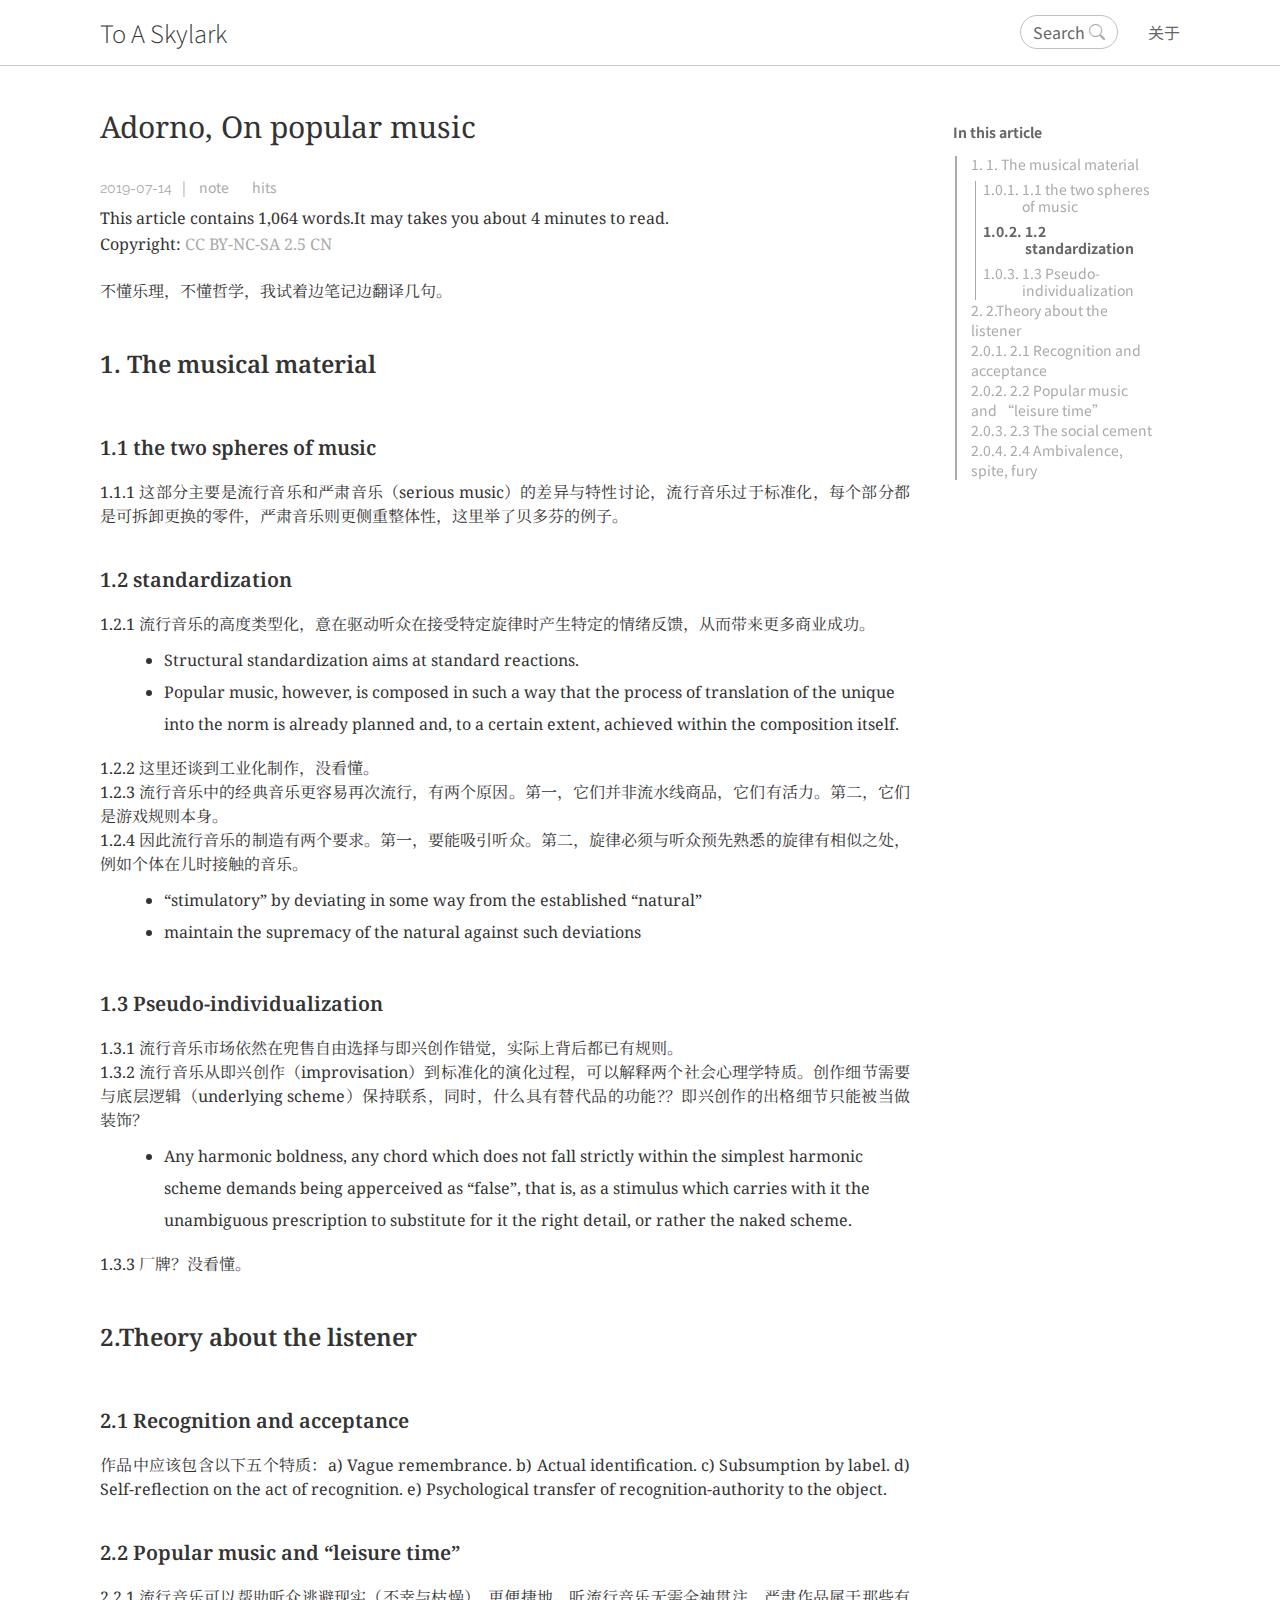
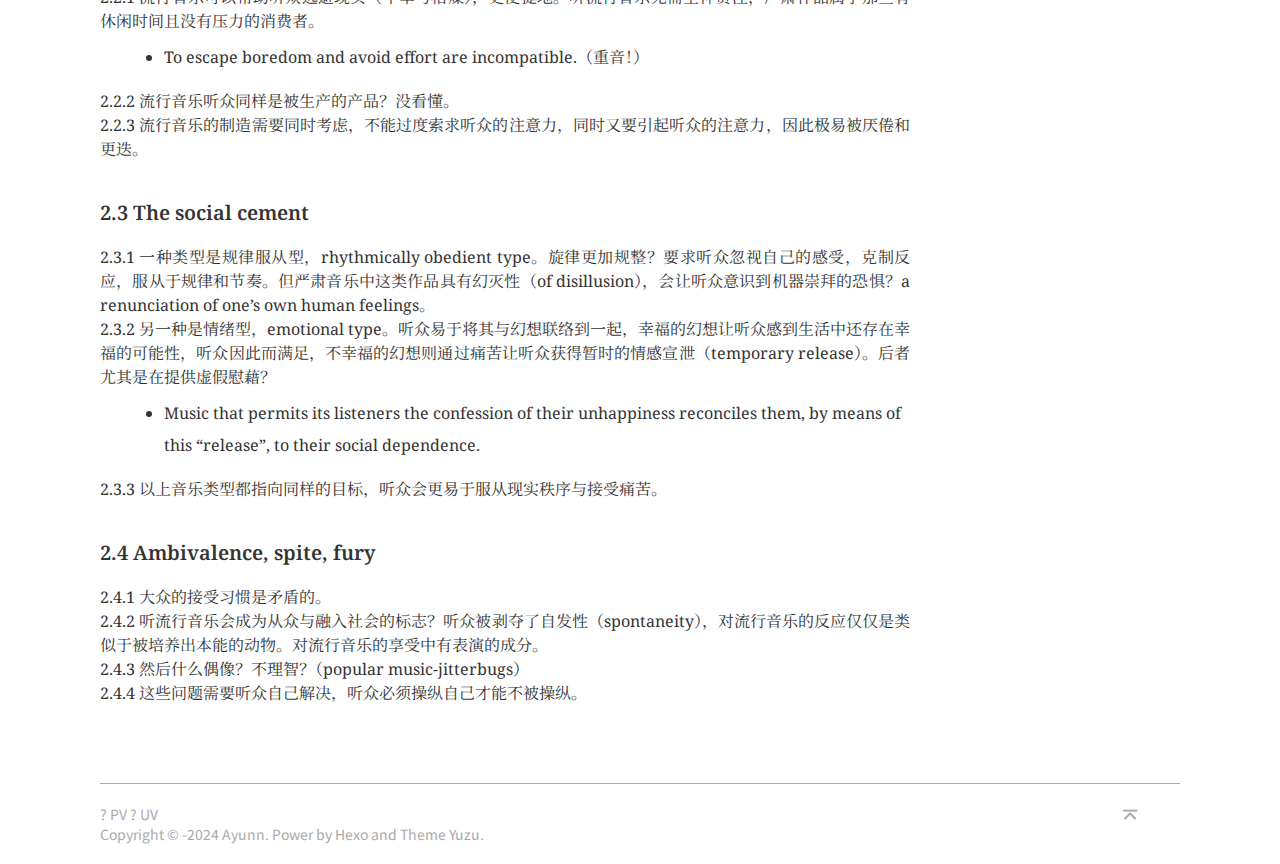
<file: 2019/07/14/Adorno-On-popular-music/index.html>
<html lang="en"><head><meta charset="utf-8"/><meta http-equiv="X-UA-Compatible" content="IE=edge"/><meta name="viewport" content="width=device-width, initial-scale=1"/><meta name="description" content=""/><meta name="keyword"/><title>Adorno, On popular music
-
To A Skylark
-

</title><link rel="icon" href="/img/favicon.ico"/>
<link rel="stylesheet" href="/css/style.css">

<link rel="stylesheet" href="/css/helpers.css">

<script src="/js/clipboard/clipboard.min.js"></script>


<script src="/js/bootstrap.js"></script>

<script async="async" src="//busuanzi.ibruce.info/busuanzi/2.3/busuanzi.pure.mini.js"></script><meta name="generator" content="Hexo 7.2.0"></head><body><div class="loading-wrapper" data-loading="data-loading"><div class="loading"><span></span><span></span><span></span></div></div><div class="page" data-filter="data-filter"><div class="head" data-show="data-show"><header class="head-header"><div class="head-author"><a class="head-author-link" href="/">To A Skylark</a></div><div class="head-right"><button class="bar-wrap" id="bar-wrap-toggle"><span class="bar"></span><span class="bar"></span><span class="bar"></span></button><div class="head-item"><a class="search-button head-item-link"><span>Search</span>
<i class="icon icon-search"></i></a></div><div class="head-item"><a class="head-item-link" href="/about">关于</a></div></div></header>
<div class="menubar-head" id="menubar"><ul class="menubar-ul"><li class="menubar-item"><i class="icon icon-chevron-right"></i>
<a class="menubar-link" href="/categories/Posts/">Posts1</a></li><li class="menubar-item"><i class="icon icon-chevron-right"></i>
<a class="menubar-link" href="/categories/Posts2/">Posts2</a></li><li class="menubar-item" data-border="data-border"></li><li class="menubar-item"><i class="icon icon-archive"></i>
<a class="menubar-link" href="/archives">Archives</a></li><li class="menubar-item"><i class="icon icon-tags"></i>
<a class="menubar-link" href="/tags">Tags</a></li><li class="menubar-item" data-border="data-border"></li><li class="menubar-item"><a class="menubar-link" href="/about"><span>关于</span></a></li></ul><div class="menu-search-box search-button"><div>Search</div>
<i class="icon icon-search"></i></div></div></div><div class="main" data-page="post"><article class="post" id="post"><header class="post-head"><h1 class="post-title"><a class="title" href="/2019/07/14/Adorno-On-popular-music/">Adorno, On popular music</a></h1></header><div class="post-meta"><div class="post-date"><time class="post-time" itemprop="datePublished" title="2019-07-14 14:15:19" datetime="2019-07-14T18:15:19.000Z">2019-07-14</time></div>|
<div class="post-tag"><ul class="article-tag-list" itemprop="keywords"><li class="article-tag-list-item"><a class="article-tag-list-link" href="/tags/note/" rel="tag">note</a></li></ul></div>
<div class="post-visit"><span id="busuanzi_container_page_pv"><span id="busuanzi_value_page_pv"></span>hits</span></div></div><div class="post-info"><div class="post-word-count">This article contains 1,064 words.It may takes you about 4 minutes to read.</div>
<div class="post-cc">Copyright: <a target="_blank" rel="noopener" href="https://creativecommons.org/licenses/by-nc-sa/2.5/cn/">CC BY-NC-SA 2.5 CN</a></div></div><div class="article-entry" itemprop="articleBody"><p>不懂乐理，不懂哲学，我试着边笔记边翻译几句。</p>
<h2 id="1-The-musical-material"><a href="#1-The-musical-material" class="headerlink" title="1. The musical material"></a>1. The musical material</h2><h4 id="1-1-the-two-spheres-of-music"><a href="#1-1-the-two-spheres-of-music" class="headerlink" title="1.1 the two spheres of music"></a>1.1 the two spheres of music</h4><p>1.1.1 这部分主要是流行音乐和严肃音乐（serious music）的差异与特性讨论，流行音乐过于标准化，每个部分都是可拆卸更换的零件，严肃音乐则更侧重整体性，这里举了贝多芬的例子。</p>
<h4 id="1-2-standardization"><a href="#1-2-standardization" class="headerlink" title="1.2 standardization"></a>1.2 standardization</h4><p>1.2.1 流行音乐的高度类型化，意在驱动听众在接受特定旋律时产生特定的情绪反馈，从而带来更多商业成功。</p>
<ul>
<li>Structural standardization aims at standard reactions.</li>
<li>Popular music, however, is composed in such a way that the process of translation of the unique into the norm is already planned and, to a certain extent, achieved within the composition itself.</li>
</ul>
<p>1.2.2 这里还谈到工业化制作，没看懂。<br>1.2.3 流行音乐中的经典音乐更容易再次流行，有两个原因。第一，它们并非流水线商品，它们有活力。第二，它们是游戏规则本身。<br>1.2.4 因此流行音乐的制造有两个要求。第一，要能吸引听众。第二，旋律必须与听众预先熟悉的旋律有相似之处，例如个体在儿时接触的音乐。</p>
<ul>
<li>“stimulatory” by deviating in some way from the established “natural”</li>
<li>maintain the supremacy of the natural against such deviations</li>
</ul>
<h4 id="1-3-Pseudo-individualization"><a href="#1-3-Pseudo-individualization" class="headerlink" title="1.3 Pseudo-individualization"></a>1.3 Pseudo-individualization</h4><p>1.3.1 流行音乐市场依然在兜售自由选择与即兴创作错觉，实际上背后都已有规则。<br>1.3.2 流行音乐从即兴创作（improvisation）到标准化的演化过程，可以解释两个社会心理学特质。创作细节需要与底层逻辑（underlying scheme）保持联系，同时，什么具有替代品的功能？？即兴创作的出格细节只能被当做装饰？</p>
<ul>
<li>Any harmonic boldness, any chord which does not fall strictly within the simplest harmonic scheme demands being apperceived as “false”, that is, as a stimulus which carries with it the unambiguous prescription to substitute for it the right detail, or rather the naked scheme.</li>
</ul>
<p>1.3.3 厂牌？没看懂。</p>
<h2 id="2-Theory-about-the-listener"><a href="#2-Theory-about-the-listener" class="headerlink" title="2.Theory about the listener"></a>2.Theory about the listener</h2><h4 id="2-1-Recognition-and-acceptance"><a href="#2-1-Recognition-and-acceptance" class="headerlink" title="2.1 Recognition and acceptance"></a>2.1 Recognition and acceptance</h4><p>作品中应该包含以下五个特质：a) Vague remembrance. b) Actual identification. c) Subsumption by label. d) Self-reflection on the act of recognition. e) Psychological transfer of recognition-authority to the object.</p>
<h4 id="2-2-Popular-music-and-“leisure-time”"><a href="#2-2-Popular-music-and-“leisure-time”" class="headerlink" title="2.2 Popular music and “leisure time”"></a>2.2 Popular music and “leisure time”</h4><p>2.2.1 流行音乐可以帮助听众逃避现实（不幸与枯燥），更便捷地。听流行音乐无需全神贯注，严肃作品属于那些有休闲时间且没有压力的消费者。</p>
<ul>
<li>To escape boredom and avoid effort are incompatible.（重音！）</li>
</ul>
<p>2.2.2 流行音乐听众同样是被生产的产品？没看懂。<br>2.2.3 流行音乐的制造需要同时考虑，不能过度索求听众的注意力，同时又要引起听众的注意力，因此极易被厌倦和更迭。</p>
<h4 id="2-3-The-social-cement"><a href="#2-3-The-social-cement" class="headerlink" title="2.3 The social cement"></a>2.3 The social cement</h4><p>2.3.1 一种类型是规律服从型，rhythmically obedient type。旋律更加规整？要求听众忽视自己的感受，克制反应，服从于规律和节奏。但严肃音乐中这类作品具有幻灭性（of disillusion），会让听众意识到机器崇拜的恐惧？a renunciation of one’s own human feelings。<br>2.3.2 另一种是情绪型，emotional type。听众易于将其与幻想联络到一起，幸福的幻想让听众感到生活中还存在幸福的可能性，听众因此而满足，不幸福的幻想则通过痛苦让听众获得暂时的情感宣泄（temporary release）。后者尤其是在提供虚假慰藉？</p>
<ul>
<li>Music that permits its listeners the confession of their unhappiness reconciles them, by means of this “release”, to their social dependence.</li>
</ul>
<p>2.3.3 以上音乐类型都指向同样的目标，听众会更易于服从现实秩序与接受痛苦。</p>
<h4 id="2-4-Ambivalence-spite-fury"><a href="#2-4-Ambivalence-spite-fury" class="headerlink" title="2.4 Ambivalence, spite, fury"></a>2.4 Ambivalence, spite, fury</h4><p>2.4.1 大众的接受习惯是矛盾的。<br>2.4.2 听流行音乐会成为从众与融入社会的标志？听众被剥夺了自发性（spontaneity），对流行音乐的反应仅仅是类似于被培养出本能的动物。对流行音乐的享受中有表演的成分。<br>2.4.3 然后什么偶像？不理智？（popular music-jitterbugs）<br>2.4.4 这些问题需要听众自己解决，听众必须操纵自己才能不被操纵。</p>
</div></article><aside class="post-widget"><h4>In this article</h4><nav class="post-toc-wrap" id="post-toc"><ol class="post-toc"><li class="post-toc-item post-toc-level-2"><a class="post-toc-link" href="#1-The-musical-material"><span class="post-toc-number">1.</span> <span class="post-toc-text">1. The musical material</span></a><ol class="post-toc-child"><li class="post-toc-item post-toc-level-4"><a class="post-toc-link" href="#1-1-the-two-spheres-of-music"><span class="post-toc-number">1.0.1.</span> <span class="post-toc-text">1.1 the two spheres of music</span></a></li><li class="post-toc-item post-toc-level-4"><a class="post-toc-link" href="#1-2-standardization"><span class="post-toc-number">1.0.2.</span> <span class="post-toc-text">1.2 standardization</span></a></li><li class="post-toc-item post-toc-level-4"><a class="post-toc-link" href="#1-3-Pseudo-individualization"><span class="post-toc-number">1.0.3.</span> <span class="post-toc-text">1.3 Pseudo-individualization</span></a></li></ol></li></ol></li><li class="post-toc-item post-toc-level-2"><a class="post-toc-link" href="#2-Theory-about-the-listener"><span class="post-toc-number">2.</span> <span class="post-toc-text">2.Theory about the listener</span></a><ol class="post-toc-child"><li class="post-toc-item post-toc-level-4"><a class="post-toc-link" href="#2-1-Recognition-and-acceptance"><span class="post-toc-number">2.0.1.</span> <span class="post-toc-text">2.1 Recognition and acceptance</span></a></li><li class="post-toc-item post-toc-level-4"><a class="post-toc-link" href="#2-2-Popular-music-and-%E2%80%9Cleisure-time%E2%80%9D"><span class="post-toc-number">2.0.2.</span> <span class="post-toc-text">2.2 Popular music and “leisure time”</span></a></li><li class="post-toc-item post-toc-level-4"><a class="post-toc-link" href="#2-3-The-social-cement"><span class="post-toc-number">2.0.3.</span> <span class="post-toc-text">2.3 The social cement</span></a></li><li class="post-toc-item post-toc-level-4"><a class="post-toc-link" href="#2-4-Ambivalence-spite-fury"><span class="post-toc-number">2.0.4.</span> <span class="post-toc-text">2.4 Ambivalence, spite, fury</span></a></li></ol></li></ol></li></ol></nav></aside></div><footer class="footer-nav"><div class="footer"><div class="back-top" id="back-top" title="Back to top"><i class="icon icon-chevron-bar-up"></i></div><div class="footer-content"><div><span id="busuanzi_container_site_pv"><span id="busuanzi_value_site_pv">?</span>
PV
</span><span id="busuanzi_container_site_uv"><span id="busuanzi_value_site_uv">?</span>
UV</span></div>

Copyright &copy;
<span class="time-divide">-</span>2024
Ayunn.

Power by
<a href="https://hexo.io/" target="_blank" rel="external nofollow">Hexo</a>
and
<a href="https://github.com/Cerallin/hexo-theme-yuzu" target="_blank" rel="external nofollow" title="v3.2.4">Theme Yuzu</a>.</div></div></footer>
<script>window.config = {
  url_root: '/',
  meta_path: 'meta.json',
};
</script>
<script src="/js/theme/back-to-top.js"></script>


<script src="/js/theme/clipboard.js"></script>


<script src="/js/theme/loading.js"></script>


<script src="/js/theme/navbar.js"></script>

<script src="/js/theme/search.js"></script>

<script src="/js/theme/toc.js"></script>
<script>window.onload = function () {
  for (const moduleName in Theme) {
    const module = Theme[moduleName];
    module.register();
  }
};</script></div><div class="search-modal" id="search-modal"><div class="card"><div class="card-head"><div class="search-box"><input class="search-input" id="search-input" placeholder="search"/><div class="search-button" id="search-button"><div class="icon icon-search"></div></div></div><div class="close-button"><div class="icon icon-x"></div></div></div><div class="card-body"><div class="search-count">search.total<span id="search-count-num">0</span>search result(s) in total.</div><div class="search-result" id="search-result"></div></div></div></div></body></html>
</file>
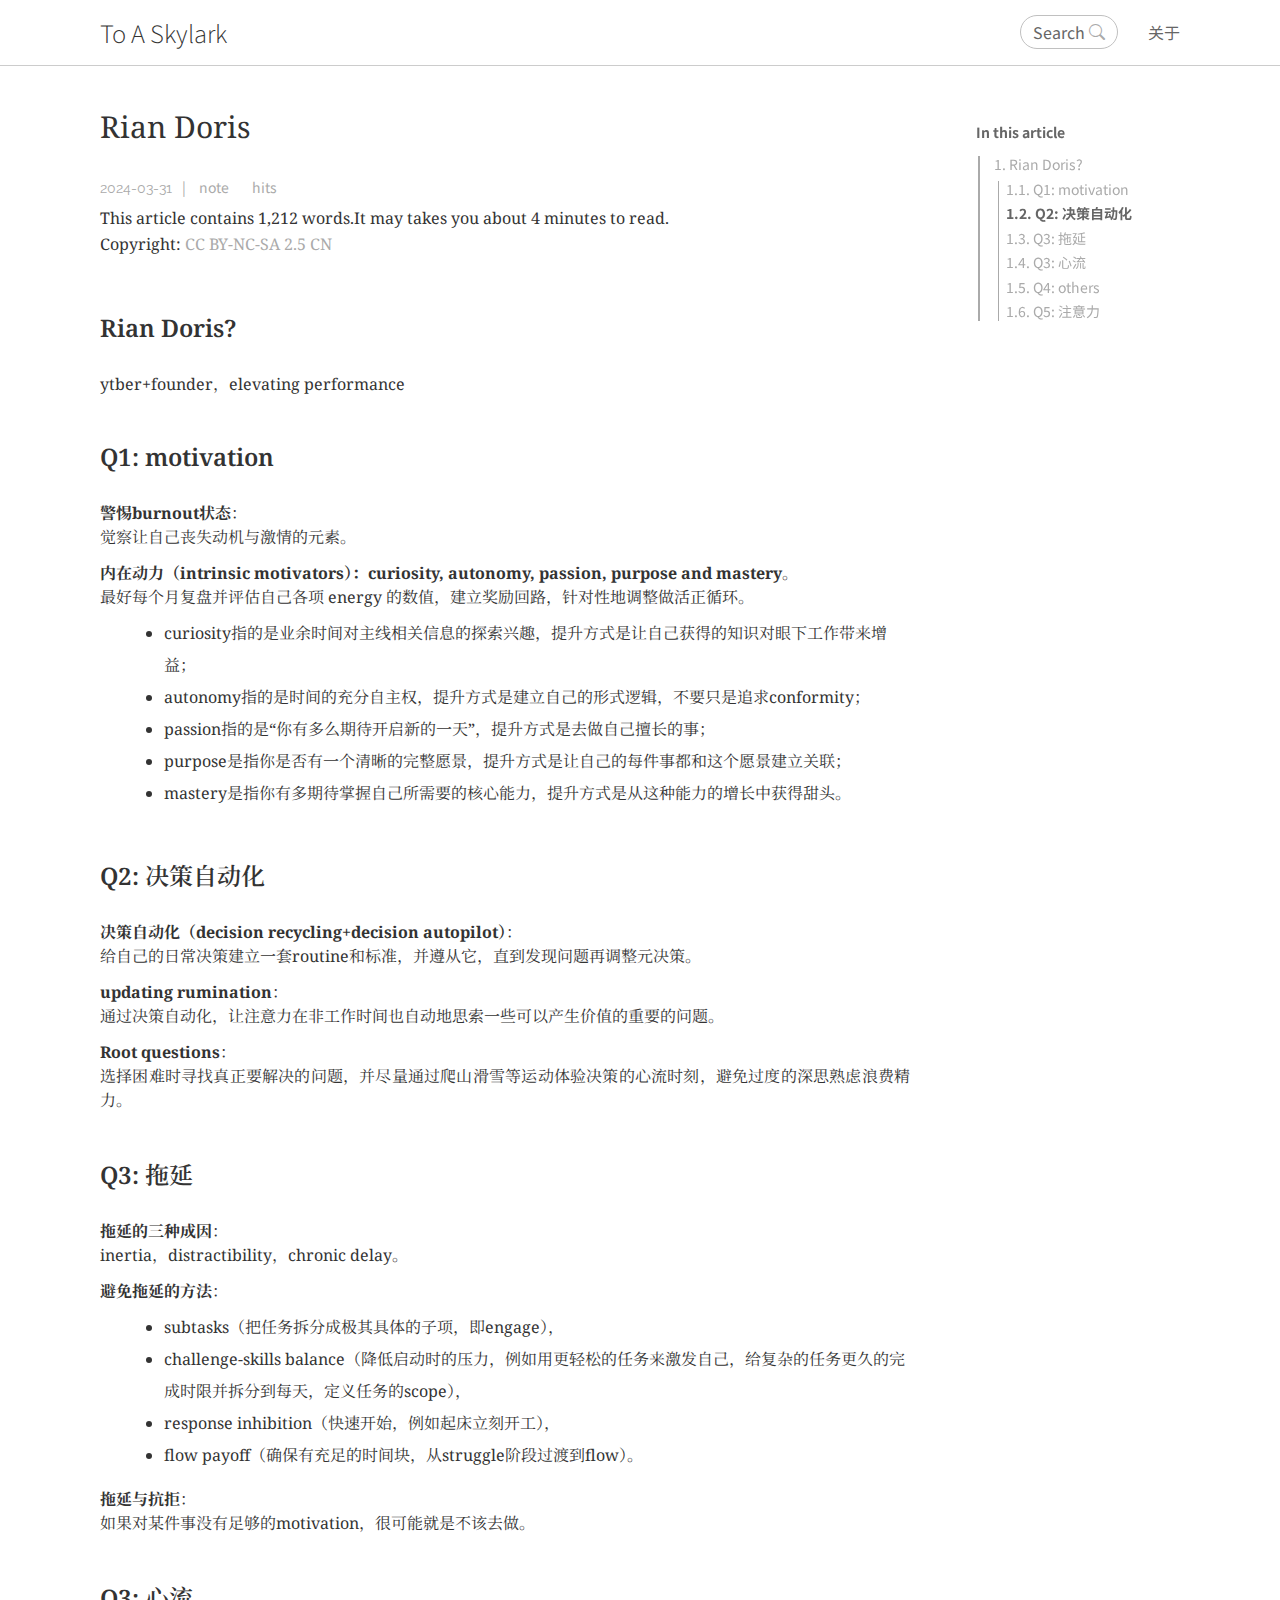
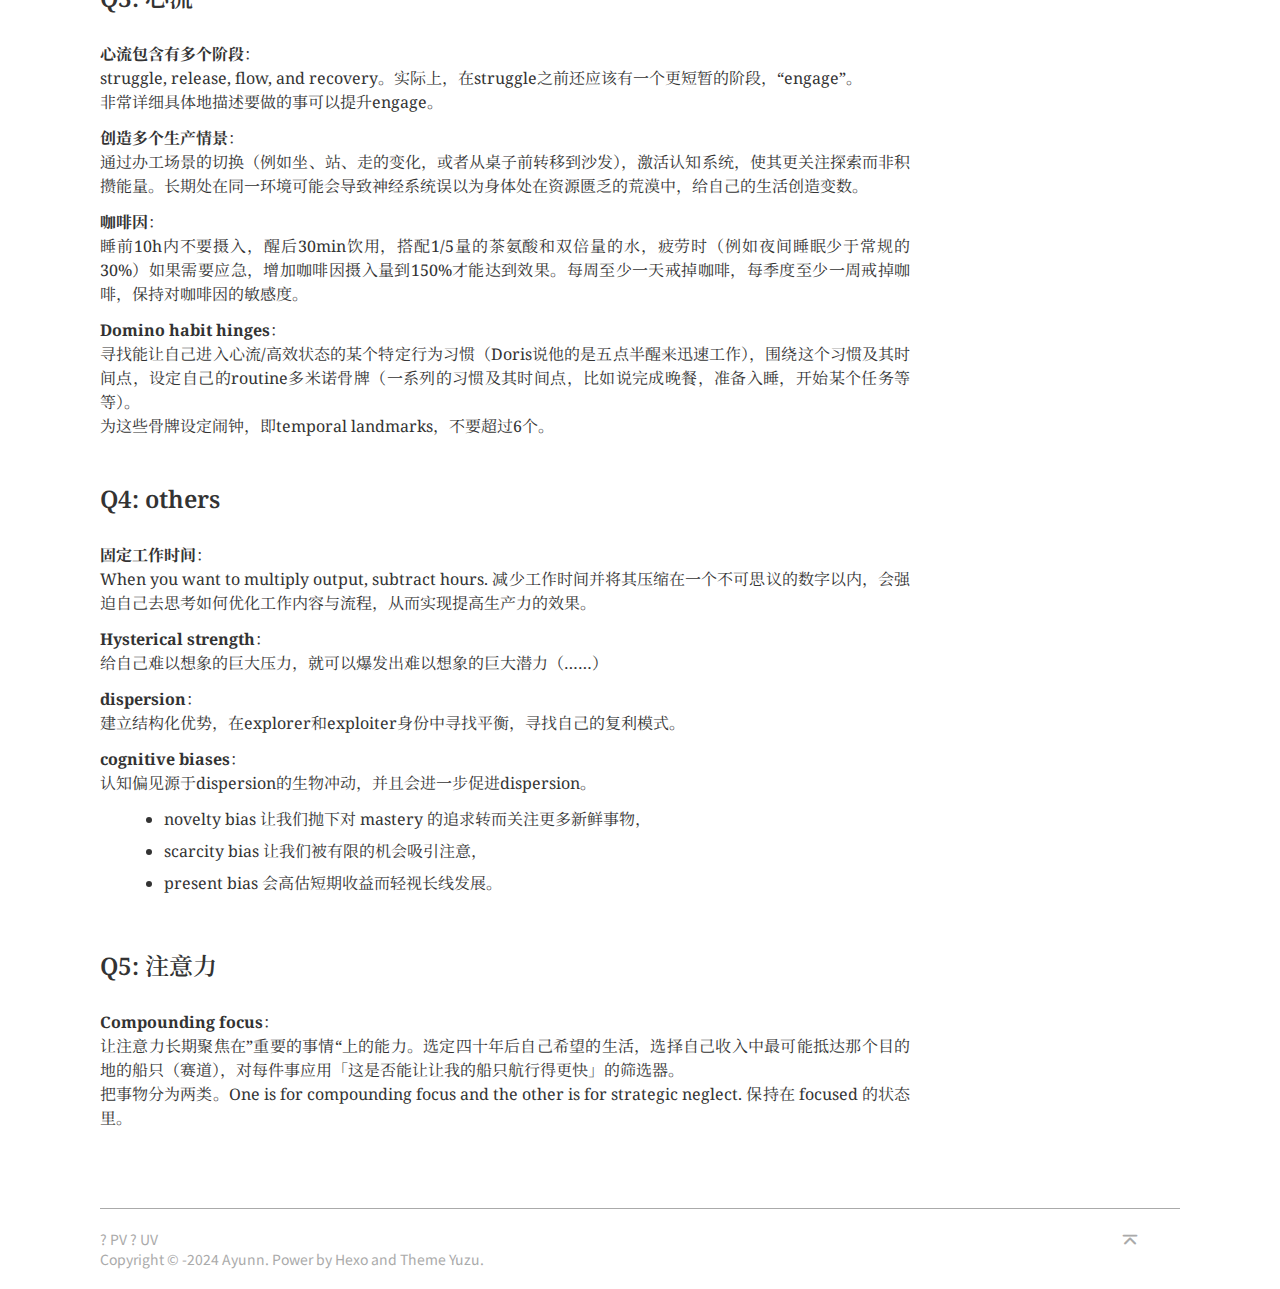
<file: 2024/03/31/Rian-Doris/index.html>
<html lang="en"><head><meta charset="utf-8"/><meta http-equiv="X-UA-Compatible" content="IE=edge"/><meta name="viewport" content="width=device-width, initial-scale=1"/><meta name="description" content=""/><meta name="keyword"/><title>Rian Doris
-
To A Skylark
-

</title><link rel="icon" href="/img/favicon.ico"/>
<link rel="stylesheet" href="/css/style.css">

<link rel="stylesheet" href="/css/helpers.css">

<script src="/js/clipboard/clipboard.min.js"></script>


<script src="/js/bootstrap.js"></script>

<script async="async" src="//busuanzi.ibruce.info/busuanzi/2.3/busuanzi.pure.mini.js"></script><meta name="generator" content="Hexo 7.2.0"></head><body><div class="loading-wrapper" data-loading="data-loading"><div class="loading"><span></span><span></span><span></span></div></div><div class="page" data-filter="data-filter"><div class="head" data-show="data-show"><header class="head-header"><div class="head-author"><a class="head-author-link" href="/">To A Skylark</a></div><div class="head-right"><button class="bar-wrap" id="bar-wrap-toggle"><span class="bar"></span><span class="bar"></span><span class="bar"></span></button><div class="head-item"><a class="search-button head-item-link"><span>Search</span>
<i class="icon icon-search"></i></a></div><div class="head-item"><a class="head-item-link" href="/about">关于</a></div></div></header>
<div class="menubar-head" id="menubar"><ul class="menubar-ul"><li class="menubar-item"><i class="icon icon-chevron-right"></i>
<a class="menubar-link" href="/categories/Posts/">Posts1</a></li><li class="menubar-item"><i class="icon icon-chevron-right"></i>
<a class="menubar-link" href="/categories/Posts2/">Posts2</a></li><li class="menubar-item" data-border="data-border"></li><li class="menubar-item"><i class="icon icon-archive"></i>
<a class="menubar-link" href="/archives">Archives</a></li><li class="menubar-item"><i class="icon icon-tags"></i>
<a class="menubar-link" href="/tags">Tags</a></li><li class="menubar-item" data-border="data-border"></li><li class="menubar-item"><a class="menubar-link" href="/about"><span>关于</span></a></li></ul><div class="menu-search-box search-button"><div>Search</div>
<i class="icon icon-search"></i></div></div></div><div class="main" data-page="post"><article class="post" id="post"><header class="post-head"><h1 class="post-title"><a class="title" href="/2024/03/31/Rian-Doris/">Rian Doris</a></h1></header><div class="post-meta"><div class="post-date"><time class="post-time" itemprop="datePublished" title="2024-03-31 13:57:17" datetime="2024-03-31T17:57:17.000Z">2024-03-31</time></div>|
<div class="post-tag"><ul class="article-tag-list" itemprop="keywords"><li class="article-tag-list-item"><a class="article-tag-list-link" href="/tags/note/" rel="tag">note</a></li></ul></div>
<div class="post-visit"><span id="busuanzi_container_page_pv"><span id="busuanzi_value_page_pv"></span>hits</span></div></div><div class="post-info"><div class="post-word-count">This article contains 1,212 words.It may takes you about 4 minutes to read.</div>
<div class="post-cc">Copyright: <a target="_blank" rel="noopener" href="https://creativecommons.org/licenses/by-nc-sa/2.5/cn/">CC BY-NC-SA 2.5 CN</a></div></div><div class="article-entry" itemprop="articleBody"><h2 id="Rian-Doris"><a href="#Rian-Doris" class="headerlink" title="Rian Doris?"></a>Rian Doris?</h2><p>ytber+founder，elevating performance</p>
<h3 id="Q1-motivation"><a href="#Q1-motivation" class="headerlink" title="Q1: motivation"></a>Q1: motivation</h3><p><strong>警惕burnout状态</strong>：<br>觉察让自己丧失动机与激情的元素。</p>
<p><strong>内在动力（intrinsic motivators）：curiosity, autonomy, passion, purpose and mastery</strong>。<br>最好每个月复盘并评估自己各项 energy 的数值，建立奖励回路，针对性地调整做活正循环。</p>
<ul>
<li>curiosity指的是业余时间对主线相关信息的探索兴趣，提升方式是让自己获得的知识对眼下工作带来增益；</li>
<li>autonomy指的是时间的充分自主权，提升方式是建立自己的形式逻辑，不要只是追求conformity；</li>
<li>passion指的是“你有多么期待开启新的一天”，提升方式是去做自己擅长的事；</li>
<li>purpose是指你是否有一个清晰的完整愿景，提升方式是让自己的每件事都和这个愿景建立关联；</li>
<li>mastery是指你有多期待掌握自己所需要的核心能力，提升方式是从这种能力的增长中获得甜头。</li>
</ul>
<h3 id="Q2-决策自动化"><a href="#Q2-决策自动化" class="headerlink" title="Q2: 决策自动化"></a>Q2: 决策自动化</h3><p><strong>决策自动化（decision recycling+decision autopilot）</strong>：<br>给自己的日常决策建立一套routine和标准，并遵从它，直到发现问题再调整元决策。</p>
<p><strong>updating rumination</strong>：<br>通过决策自动化，让注意力在非工作时间也自动地思索一些可以产生价值的重要的问题。</p>
<p><strong>Root questions</strong>：<br>选择困难时寻找真正要解决的问题，并尽量通过爬山滑雪等运动体验决策的心流时刻，避免过度的深思熟虑浪费精力。 </p>
<h3 id="Q3-拖延"><a href="#Q3-拖延" class="headerlink" title="Q3: 拖延"></a>Q3: 拖延</h3><p><strong>拖延的三种成因</strong>：<br>inertia，distractibility，chronic delay。</p>
<p><strong>避免拖延的方法</strong>：</p>
<ul>
<li>subtasks（把任务拆分成极其具体的子项，即engage），</li>
<li>challenge-skills balance（降低启动时的压力，例如用更轻松的任务来激发自己，给复杂的任务更久的完成时限并拆分到每天，定义任务的scope），</li>
<li>response inhibition（快速开始，例如起床立刻开工），</li>
<li>flow payoff（确保有充足的时间块，从struggle阶段过渡到flow）。</li>
</ul>
<p><strong>拖延与抗拒</strong>：<br>如果对某件事没有足够的motivation，很可能就是不该去做。</p>
<h3 id="Q3-心流"><a href="#Q3-心流" class="headerlink" title="Q3: 心流"></a>Q3: 心流</h3><p><strong>心流包含有多个阶段</strong>：<br>struggle, release, flow, and recovery。实际上，在struggle之前还应该有一个更短暂的阶段，“engage”。<br>非常详细具体地描述要做的事可以提升engage。</p>
<p><strong>创造多个生产情景</strong>：<br>通过办工场景的切换（例如坐、站、走的变化，或者从桌子前转移到沙发），激活认知系统，使其更关注探索而非积攒能量。长期处在同一环境可能会导致神经系统误以为身体处在资源匮乏的荒漠中，给自己的生活创造变数。</p>
<p><strong>咖啡因</strong>：<br>睡前10h内不要摄入，醒后30min饮用，搭配1&#x2F;5量的茶氨酸和双倍量的水，疲劳时（例如夜间睡眠少于常规的30%）如果需要应急，增加咖啡因摄入量到150%才能达到效果。每周至少一天戒掉咖啡，每季度至少一周戒掉咖啡，保持对咖啡因的敏感度。</p>
<p><strong>Domino habit hinges</strong>：<br>寻找能让自己进入心流&#x2F;高效状态的某个特定行为习惯（Doris说他的是五点半醒来迅速工作），围绕这个习惯及其时间点，设定自己的routine多米诺骨牌（一系列的习惯及其时间点，比如说完成晚餐，准备入睡，开始某个任务等等）。<br>为这些骨牌设定闹钟，即temporal landmarks，不要超过6个。</p>
<h3 id="Q4-others"><a href="#Q4-others" class="headerlink" title="Q4: others"></a>Q4: others</h3><p><strong>固定工作时间</strong>：<br>When you want to multiply output, subtract hours. 减少工作时间并将其压缩在一个不可思议的数字以内，会强迫自己去思考如何优化工作内容与流程，从而实现提高生产力的效果。</p>
<p><strong>Hysterical strength</strong>：<br>给自己难以想象的巨大压力，就可以爆发出难以想象的巨大潜力（……）</p>
<p><strong>dispersion</strong>：<br>建立结构化优势，在explorer和exploiter身份中寻找平衡，寻找自己的复利模式。</p>
<p><strong>cognitive biases</strong>：<br>认知偏见源于dispersion的生物冲动，并且会进一步促进dispersion。</p>
<ul>
<li>novelty bias 让我们抛下对 mastery 的追求转而关注更多新鲜事物，</li>
<li>scarcity bias 让我们被有限的机会吸引注意，</li>
<li>present bias 会高估短期收益而轻视长线发展。</li>
</ul>
<h3 id="Q5-注意力"><a href="#Q5-注意力" class="headerlink" title="Q5: 注意力"></a>Q5: 注意力</h3><p><strong>Compounding focus</strong>：<br>让注意力长期聚焦在”重要的事情“上的能力。选定四十年后自己希望的生活，选择自己收入中最可能抵达那个目的地的船只（赛道），对每件事应用「这是否能让让我的船只航行得更快」的筛选器。<br>把事物分为两类。One is for compounding focus and the other is for strategic neglect. 保持在 focused 的状态里。</p>
</div></article><aside class="post-widget"><h4>In this article</h4><nav class="post-toc-wrap" id="post-toc"><ol class="post-toc"><li class="post-toc-item post-toc-level-2"><a class="post-toc-link" href="#Rian-Doris"><span class="post-toc-number">1.</span> <span class="post-toc-text">Rian Doris?</span></a><ol class="post-toc-child"><li class="post-toc-item post-toc-level-3"><a class="post-toc-link" href="#Q1-motivation"><span class="post-toc-number">1.1.</span> <span class="post-toc-text">Q1: motivation</span></a></li><li class="post-toc-item post-toc-level-3"><a class="post-toc-link" href="#Q2-%E5%86%B3%E7%AD%96%E8%87%AA%E5%8A%A8%E5%8C%96"><span class="post-toc-number">1.2.</span> <span class="post-toc-text">Q2: 决策自动化</span></a></li><li class="post-toc-item post-toc-level-3"><a class="post-toc-link" href="#Q3-%E6%8B%96%E5%BB%B6"><span class="post-toc-number">1.3.</span> <span class="post-toc-text">Q3: 拖延</span></a></li><li class="post-toc-item post-toc-level-3"><a class="post-toc-link" href="#Q3-%E5%BF%83%E6%B5%81"><span class="post-toc-number">1.4.</span> <span class="post-toc-text">Q3: 心流</span></a></li><li class="post-toc-item post-toc-level-3"><a class="post-toc-link" href="#Q4-others"><span class="post-toc-number">1.5.</span> <span class="post-toc-text">Q4: others</span></a></li><li class="post-toc-item post-toc-level-3"><a class="post-toc-link" href="#Q5-%E6%B3%A8%E6%84%8F%E5%8A%9B"><span class="post-toc-number">1.6.</span> <span class="post-toc-text">Q5: 注意力</span></a></li></ol></li></ol></nav></aside></div><footer class="footer-nav"><div class="footer"><div class="back-top" id="back-top" title="Back to top"><i class="icon icon-chevron-bar-up"></i></div><div class="footer-content"><div><span id="busuanzi_container_site_pv"><span id="busuanzi_value_site_pv">?</span>
PV
</span><span id="busuanzi_container_site_uv"><span id="busuanzi_value_site_uv">?</span>
UV</span></div>

Copyright &copy;
<span class="time-divide">-</span>2024
Ayunn.

Power by
<a href="https://hexo.io/" target="_blank" rel="external nofollow">Hexo</a>
and
<a href="https://github.com/Cerallin/hexo-theme-yuzu" target="_blank" rel="external nofollow" title="v3.2.4">Theme Yuzu</a>.</div></div></footer>
<script>window.config = {
  url_root: '/',
  meta_path: 'meta.json',
};
</script>
<script src="/js/theme/back-to-top.js"></script>


<script src="/js/theme/clipboard.js"></script>


<script src="/js/theme/loading.js"></script>


<script src="/js/theme/navbar.js"></script>

<script src="/js/theme/search.js"></script>

<script src="/js/theme/toc.js"></script>
<script>window.onload = function () {
  for (const moduleName in Theme) {
    const module = Theme[moduleName];
    module.register();
  }
};</script></div><div class="search-modal" id="search-modal"><div class="card"><div class="card-head"><div class="search-box"><input class="search-input" id="search-input" placeholder="search"/><div class="search-button" id="search-button"><div class="icon icon-search"></div></div></div><div class="close-button"><div class="icon icon-x"></div></div></div><div class="card-body"><div class="search-count">search.total<span id="search-count-num">0</span>search result(s) in total.</div><div class="search-result" id="search-result"></div></div></div></div></body></html>
</file>
<file: css/style.css>
@import url("https://fonts.googleapis.com/css2?family=Noto Sans SC&display=swap");
@import url("https://fonts.googleapis.com/css2?family=Noto Serif&display=swap");
@import url("https://fonts.googleapis.com/css2?family=Noto Serif SC&display=swap");
@import url("https://fonts.googleapis.com/css2?family=Raleway&display=swap");
@import url("https://fonts.googleapis.com/css2?family=Inconsolata&display=swap");
@font-face {
  font-family: 'icons';
  src: url("/fonts/icons.eot?ctx6ce");
  src: url("/fonts/icons.eot?ctx6ce#iefix") format('embedded-opentype'), url("/fonts/icons.ttf?ctx6ce") format('truetype'), url("/fonts/icons.woff?ctx6ce") format('woff'), url("/fonts/icons.svg?ctx6ce#icons") format('svg');
  font-weight: normal;
  font-style: normal;
  font-display: block;
}
[class^="icon-"],
[class*=" icon-"] {
  font-family: 'icons' !important;
  speak: never;
  font-style: normal;
  font-weight: normal;
  font-variant: normal;
  text-transform: none;
  line-height: 1;
/* Better Font Rendering =========== */
  -webkit-font-smoothing: antialiased;
  -moz-osx-font-smoothing: grayscale;
}
.icon-search:before {
  content: "\e900";
}
.icon-chevron-bar-up:before {
  content: "\e901";
}
.icon-chevron-right:before {
  content: "\e902";
}
.icon-chevron-left:before {
  content: "\e903";
}
.icon-clipboard-check:before,
figure.highlight > .clipboard-btn[data-clicked=true] .icon:before {
  content: "\e904";
}
.icon-clipboard:before,
figure.highlight > .clipboard-btn .icon:before {
  content: "\e905";
}
.icon-quote:before {
  content: "\e906";
}
.icon-x:before {
  content: "\e907";
}
.icon-archive:before {
  content: "\e908";
}
.icon-tags:before {
  content: "\e909";
}
.icon-exclamation-triangle-fill:before {
  content: "\e90a";
}
.icon-link-45deg:before {
  content: "\e90b";
}
.icon,
.post details summary:before,
.post details summary:after {
  font-family: 'icons';
  font-style: normal;
  color: #aaa;
}
.pagination {
  margin-top: 20px;
  margin-bottom: 36px;
  display: grid;
  grid-template-columns: 1fr 1fr;
}
.pagination .nav-link {
  display: flex;
  flex-direction: row;
  align-items: center;
}
.pagination .nav-link i {
  margin-bottom: -2px;
}
.pagination .nav-link.prev {
  justify-self: flex-start;
  grid-column: 1;
}
.pagination .nav-link.next {
  justify-self: flex-end;
  grid-column: 2;
}
.archive-title {
  max-width: 1080px;
  margin: 1em auto 0.5em auto;
  font-size: 20px;
}
.archives-wrap {
  max-width: 1080px;
  margin-top: 1em;
}
.archives-wrap .archive-year {
  margin-bottom: 0.25em;
  font-size: 24px;
  font-weight: 400;
  color: #333;
}
.archives-wrap .archives-year-cont .archive-item {
  display: grid;
  grid-template-columns: 80px 1fr;
  grid-column-gap: 40px;
  margin: 0.5em 0;
  padding-left: 0;
  transition: all linear 0.2s;
}
.archives-wrap .archives-year-cont .archive-item:first-child {
  margin-top: 0.25em;
}
.archives-wrap .archives-year-cont .archive-item .article-date {
  color: #aaa;
  font-size: 14px;
  line-height: 25px;
}
.archives-wrap .archives-year-cont .archive-item .article-title a {
  color: #333;
  transition: all linear 0.1s;
}
.archives-wrap .archives-year-cont .archive-item:hover {
  padding-left: 5px;
}
.archives-wrap .archives-year-cont .archive-item:hover .article-title a:hover {
  color: #838383;
}
.archive-pagination {
  max-width: 1080px;
  margin: 0 auto;
  padding: 20px 0px 36px 0px;
}
.article-entry .article-more-link {
  font-family: 'Noto Sans', 'Noto Sans SC';
  text-indent: 0;
  font-size: 16px;
  padding-top: 0;
  padding-bottom: 5px;
}
.article-entry h1,
.article-entry h2,
.article-entry h3 {
  padding: 1.5em 0 1em 0;
  font-size: 24px;
  font-weight: 600;
}
.article-entry h4 {
  padding: 1.5em 0 0.75em 0;
  font-size: 20px;
  font-weight: 600;
}
.article-entry h5 {
  padding: 1em 0 0.5em 0;
  font-size: 20px;
  font-weight: 400;
  font-style: italic;
}
.article-entry h3 + h4,
.article-entry h4 + h5 {
  padding-top: 0;
}
.article-entry[id^='eq:']>table,
.article-entry div[id^='eq:']>table {
  width: 100%;
}
.article-entry[id^='eq:']>table tbody,
.article-entry div[id^='eq:']>table tbody {
  width: 100%;
}
.article-entry[id^='eq:']>table tbody tr,
.article-entry div[id^='eq:']>table tbody tr {
  width: 100%;
  position: relative;
  display: flex;
  justify-content: flex-end;
  align-items: center;
  vertical-align: text-bottom;
}
.article-entry[id^='eq:']>table tbody tr td:first-child,
.article-entry div[id^='eq:']>table tbody tr td:first-child {
  width: 100%;
  position: absolute;
}
.article-entry:not([id^='eq:'])>table,
.article-entry div:not([id^='eq:'])>table {
  line-height: 2em;
  border-top: 2px solid;
  border-bottom: 2px solid;
  border-collapse: collapse;
  border-color: #000;
  margin-bottom: 1em;
}
.article-entry:not([id^='eq:'])>table thead,
.article-entry div:not([id^='eq:'])>table thead {
  line-height: 3em;
  border-bottom: 1px solid;
  border-color: #000;
}
.article-entry:not([id^='eq:'])>table thead th,
.article-entry div:not([id^='eq:'])>table thead th {
  padding: 0 0.5em;
}
.article-entry:not([id^='eq:'])>table td,
.article-entry div:not([id^='eq:'])>table td {
  padding: 0.25em 0.5em;
  white-space: nowrap;
}
.article-entry:not([id^='eq:'])>table td:first-child,
.article-entry div:not([id^='eq:'])>table td:first-child,
.article-entry:not([id^='eq:'])>table th:first-child,
.article-entry div:not([id^='eq:'])>table th:first-child {
  padding-left: 1em;
}
.article-entry:not([id^='eq:'])>table td:last-child,
.article-entry div:not([id^='eq:'])>table td:last-child {
  padding-right: 1em;
}
.article-entry .figure-container {
  margin-top: 1em;
}
.article-entry .figure-container p {
  text-indent: 0;
}
.article-entry .figure-container p img {
  width: 80%;
  margin-left: 10%;
  text-align: center;
}
.article-entry figure {
  margin-top: 1em;
  margin-bottom: 1em;
  position: relative;
}
.article-entry figure figcaption {
  display: none;
}
.article-entry figure img {
  width: 80%;
  margin-left: 10%;
  text-align: center;
}
.article-entry figure video {
  width: 50%;
  margin-left: 25%;
  text-align: center;
}
.post-item {
  padding: 40px 0;
  margin: auto;
  font-family: 'Noto Serif', 'Noto Serif SC', serif;
}
.post-item .post-item-title {
  margin: 0px 0px 10px;
  font-size: 30px;
  font-family: 'Noto Sans', 'Noto Sans SC';
}
.post-item .post-item-title a {
  position: relative;
  display: inline-block;
  vertical-align: middle;
  overflow: hidden;
  text-decoration: none;
  font-weight: 200;
  color: #333;
}
.post-item .post-item-datetag {
  margin-bottom: 10px;
  color: #aaa;
  font-size: 16px;
}
.post-item .post-item-datetag .post-item-date {
  display: inline-block;
}
.post-item .post-item-datetag .post-item-date .post-time {
  font-family: 'Raleway', Georgia, 'Times New Roman', Times, serif;
}
.post-item p {
  line-height: 1.5em;
  text-align: justify;
  font-size: 20px;
  font-family: 'Noto Serif', 'Noto Serif SC', sans-serif;
  font-weight: 400;
  word-break: break-word;
  padding-top: 0.25em;
  padding-bottom: 0.5em;
}
.post-item blockquote p {
  text-indent: 0;
  font-size: 20px;
  color: #838383;
}
.post-item code {
  color: #333;
  vertical-align: middle;
  padding: 3px 0.4em;
  border-radius: 3px;
}
.post-item[data-condense] {
  padding: 0.5em 0;
}
.post-item[data-condense]:first-child {
  padding-top: 0;
}
.post-item[data-condense] + .post-item {
  border-top: 1px solid;
  border-color: border-color;
}
.post-item[data-condense] .post-item-title {
  font-size: 24px;
  margin: 0;
}
.post-item[data-condense] .post-item-datetag {
  font-size: 14px;
  margin-bottom: 0;
}
.post-item[data-condense] p {
  line-height: 1.25em;
  font-family: initial;
  font-size: 16px;
}
.post-item[data-condense] .article-entry .article-more-link {
  font-size: 14px;
}
.post-item[data-condense] .article-entry h1,
.post-item[data-condense] .article-entry h2,
.post-item[data-condense] .article-entry h3 {
  font-size: 20px;
}
.post-item[data-condense] .article-entry ul,
.post-item[data-condense] .article-entry li {
  font-size: 16px;
}
.post {
  width: 100%;
  margin: auto;
  font-family: 'Noto Serif', 'Noto Serif SC', sans-serif;
  counter-reset: table-num;
  counter-reset: figure-num;
}
.post .post-head .post-title {
  margin: 0px 0px 1em;
  font-size: 30px;
}
.post .post-head .post-title a {
  position: relative;
  display: inline-block;
  vertical-align: middle;
  overflow: hidden;
  text-decoration: none;
  font-weight: 400;
  color: #333;
}
.post .post-word-count {
  margin-bottom: 0.25em;
}
.post .post-cc {
  color: #333;
  font-size: 16px;
  margin-bottom: 1.25em;
}
.post p {
  line-height: 1.5em;
  text-align: justify;
  font-size: 20px;
  font-family: 'Noto Serif', 'Noto Serif SC', sans-serif;
  font-weight: 400;
  word-break: break-word;
  padding-top: 0.25em;
  padding-bottom: 0.5em;
}
.post p code {
  color: #333;
  background-color: #ceceff;
  vertical-align: middle;
  padding: 3px 0.4em;
  border-radius: 3px;
}
.post p .math.inline {
  font-size: 0.9em;
}
.post blockquote {
  padding-bottom: 0.5em;
}
.post blockquote p {
  text-indent: 0;
  font-size: 16px;
  color: #838383;
}
.post blockquote p {
  padding-left: 24px;
  padding-right: 24px;
}
.post blockquote p:before {
  content: "\e906";
  font-family: 'icons';
  font-style: normal;
  color: #aaa;
  font-size: 24px;
  margin-left: -26.400000000000002px;
  margin-right: 2.4px;
}
.post >table,
.post div>table {
  min-width: 60%;
  margin-top: 1.5em;
  margin-bottom: 1em;
  margin-left: auto;
  margin-right: auto;
}
.post caption {
  font-size: 16px;
  font-weight: 600;
  text-align: center;
}
.post figure figcaption {
  font-size: 16px;
  font-weight: 600;
  text-align: center;
  display: block;
  margin: 0.5em auto 1.5em auto;
  width: 80%;
}
.post .math.display {
  font-size: 20px;
  display: block;
  width: 100%;
  margin: 1em -2em;
  text-align: center;
}
.post .math.display mjx-container[jax="SVG"][display="true"] {
  display: inline;
}
@media (max-width: 768px) {
  .post .math {
    font-size: 16px;
  }
  .post .math.display {
    font-size: 14px;
  }
}
.post details {
  margin: 1em 0;
  border: 1px solid;
  border-color: border-color;
  border-radius: 5px;
  box-shadow: 1px 1px 1px 1px rgba(0,0,0,0.125);
}
.post details summary {
  display: grid;
  grid-template-columns: auto 1fr auto;
  align-items: baseline;
  column-gap: 0.5em;
  padding: 0.5em 0.5em;
  background-color: #d2e3ff;
  font-family: 'Noto Sans', 'Noto Sans SC';
  font-weight: bold;
  cursor: pointer;
}
.post details summary:before {
  content: "\e90a";
}
.post details summary:after {
  content: "\e902";
}
.post details summary:before,
.post details summary:after {
  font-weight: normal;
  color: #448aff;
  transition: 0.15s linear;
}
.post details > p,
.post details > figure,
.post details > img,
.post details > div {
  margin-left: 0.5em;
  margin-right: 0.5em;
}
.post details p {
  color: #333;
  font-family: 'Noto Sans', 'Noto Sans SC';
  font-size: 16px;
}
.post details[open] {
  padding-bottom: 0.5em;
}
.post details[open] summary {
  margin-bottom: 1em;
}
.post details[open] summary:after {
  transform: rotate(90deg);
}
.post .tab-folder > .tab-content:target ~ .tab-content:last-child,
.post .tab-folder > .tab-content {
  display: none;
}
.post .tab-folder > :last-child,
.post .tab-folder > .tab-content:target {
  display: block;
}
.footer-content a {
  color: #aaa;
  text-decoration: none;
}
.menubar-head {
  display: none;
  animation: showBlock 0.4s forwards;
  z-index: 10;
}
.menubar-head:not([data-show]) {
  animation: hideBlock 0.4s forwards;
  z-index: 10;
  opacity: 1;
  height: 150px;
}
.menubar-ul {
  padding-left: 20px;
  padding-right: 20px;
  margin-top: 10px;
  margin-bottom: 10px;
}
.menubar-ul .menubar-item {
  font-size: 20px;
  line-height: 1;
  display: grid;
  grid-template-columns: auto 1fr;
  align-items: baseline;
  column-gap: 0.25em;
  margin: 0.75em auto;
}
.menubar-ul .menubar-item[data-border] {
  margin-top: 1em;
}
.menubar-ul .menubar-item .icon {
  font-size: 16px;
}
.menubar-ul .menubar-item .menubar-link {
  color: #333;
  display: inline-block;
  padding-left: 0px;
  width: 100%;
}
.menu-search-box {
  margin: 60px 20px 30px 21px;
  padding: 10px 10px;
  display: flex;
  align-items: center;
  justify-content: space-between;
  border: 1px solid;
  border-radius: 5px;
  border-color: #aaa;
  color: #aaa;
}
@-moz-keyframes showBlock {
  0% {
    opacity: 0;
  }
  100% {
    opacity: 1;
  }
}
@-webkit-keyframes showBlock {
  0% {
    opacity: 0;
  }
  100% {
    opacity: 1;
  }
}
@-o-keyframes showBlock {
  0% {
    opacity: 0;
  }
  100% {
    opacity: 1;
  }
}
@keyframes showBlock {
  0% {
    opacity: 0;
  }
  100% {
    opacity: 1;
  }
}
@-moz-keyframes hideBlock {
  0% {
    opacity: 1;
  }
  100% {
    opacity: 0;
  }
}
@-webkit-keyframes hideBlock {
  0% {
    opacity: 1;
  }
  100% {
    opacity: 0;
  }
}
@-o-keyframes hideBlock {
  0% {
    opacity: 1;
  }
  100% {
    opacity: 0;
  }
}
@keyframes hideBlock {
  0% {
    opacity: 1;
  }
  100% {
    opacity: 0;
  }
}
.head-header {
  height: 65px;
  line-height: 65px;
  max-width: 1080px;
  margin: 0 auto;
  width: 90%;
  display: flex;
  align-items: center;
  justify-content: space-between;
}
.head-author {
  display: inline-block;
}
.head-author .head-author-link {
  font-size: 24px;
  font-weight: 200;
  text-decoration: none;
  color: #333;
}
.head-right .head-item {
  display: inline-block;
  margin-left: 30px;
}
.head-right .head-item .head-item-link {
  cursor: pointer;
  text-decoration: none;
  color: #666;
}
.head-right .head-item .head-item-link.search-button {
  padding: 0.25em 0.75em;
  background-color: background-color;
  border: 1px solid #c0c0c0;
  border-radius: 100px;
}
.head-right .bar-wrap {
  display: none;
  outline: none;
  padding: 9px 10px;
  background: transparent;
  border: none;
  -webkit-user-select: none;
  -ms-user-select: none;
  -moz-user-select: none;
  user-select: none;
  cursor: pointer;
}
.head-right .bar-wrap .bar {
  display: block;
  width: 22px;
  height: 2px;
  background-color: #666;
  border-radius: 1px;
}
.head-right .bar-wrap .bar + .bar {
  margin-top: 4px;
}
.hljs {
  color: #383a42;
  background: #fafafa;
}
.comment,
.quote,
figure.highlight figcaption {
  color: #a0a1a7;
}
.doctag,
.keyword,
.formula {
  color: #a626a4;
}
.section,
.name,
.selector-tag,
.deletion,
.subst {
  color: #e45649;
}
.literal {
  color: #0184bb;
}
.string,
.regexp,
.addition,
.attribute,
.meta .string {
  color: #50a14f;
}
.attr,
.variable,
.template-variable,
.type,
.selector-class,
.selector-attr,
.selector-pseudo,
.number {
  color: #986801;
}
.symbol,
.bullet,
.link,
.meta,
.selector-id,
.title {
  color: #4078f2;
}
.built_in,
.title.class_,
.class .title {
  color: #c18401;
}
.strong {
  font-weight: bold;
}
.link {
  text-decoration: underline;
}
code,
.code,
.gutter,
pre,
figcaption {
  padding: 7px;
  line-height: 1.45em;
  font-size: 16px;
  font-family: 'Inconsolata', 'monospace', 'Open Sans', 'Microsoft Yahei', sans-serif;
}
figure.highlight {
  margin: 1em 0;
  box-shadow: 1px 1px 2px 2px rgba(0,0,0,0.125);
  border-radius: 5px;
/*

Atom One Light by Daniel Gamage
Original One Light Syntax theme from https://github.com/atom/one-light-syntax

base:    #fafafa
mono-1:  #383a42
mono-2:  #686b77
mono-3:  #a0a1a7
hue-1:   #0184bb
hue-2:   #4078f2
hue-3:   #a626a4
hue-4:   #50a14f
hue-5:   #e45649
hue-5-2: #c91243
hue-6:   #986801
hue-6-2: #c18401

*/
}
figure.highlight .hljs {
  color: #383a42;
  background: #fafafa;
}
figure.highlight .comment,
figure.highlight .quote {
  color: #a0a1a7;
}
figure.highlight .doctag,
figure.highlight .keyword,
figure.highlight .formula {
  color: #a626a4;
}
figure.highlight .section,
figure.highlight .name,
figure.highlight .selector-tag,
figure.highlight .deletion,
figure.highlight .subst {
  color: #e45649;
}
figure.highlight .literal {
  color: #0184bb;
}
figure.highlight .string,
figure.highlight .regexp,
figure.highlight .addition,
figure.highlight .attribute,
figure.highlight .meta .string {
  color: #50a14f;
}
figure.highlight .attr,
figure.highlight .variable,
figure.highlight .template-variable,
figure.highlight .type,
figure.highlight .selector-class,
figure.highlight .selector-attr,
figure.highlight .selector-pseudo,
figure.highlight .number {
  color: #986801;
}
figure.highlight .symbol,
figure.highlight .bullet,
figure.highlight .link,
figure.highlight .meta,
figure.highlight .selector-id,
figure.highlight .title {
  color: #4078f2;
}
figure.highlight .built_in,
figure.highlight .title.class_,
figure.highlight .class .title {
  color: #c18401;
}
figure.highlight .strong {
  font-weight: bold;
}
figure.highlight .link {
  text-decoration: underline;
}
figure.highlight table {
  display: block;
  position: relative;
  margin: 0 !important;
  overflow-x: auto;
}
figure.highlight table .code pre {
  margin: 0;
  max-width: calc(100% - 64px);
}
figure.highlight table .gutter {
  width: 10px;
  text-align: right;
  user-select: none;
  background-color: rgba(0,0,0,0.125);
  border-radius: 5px 0 0 5px;
  display: none;
}
figure.highlight table .gutter pre {
  margin: 0;
}
figure.highlight > .clipboard-btn {
  border: 1px solid;
  border-color: rgba(0,0,0,0.125);
  position: absolute;
  top: 0;
  right: 0;
  display: flex;
  align-items: center;
  justify-content: center;
  width: 24px;
  height: 24px;
  padding: 0.25em;
  margin: 10px 1em;
  border-radius: 5px;
  border-color: #aaa;
  background-color: #fff;
  cursor: pointer;
}
@media (max-width: 768px) {
  figure.highlight > .clipboard-btn {
    display: none;
  }
}
figure.highlight > .clipboard-btn .icon:before {
  font-size: 20px;
}
figure.highlight > .clipboard-btn:hover {
  background-color: #aaa;
}
figure.highlight > .clipboard-btn:hover .icon {
  color: #333;
}
figure.highlight table,
figure.highlight tr {
  margin: 0;
  padding: 0;
  width: 100%;
  border-collapse: collapse;
}
figure.highlight figcaption {
  user-select: none;
  border-radius: 5px 5px 0 0;
  border-bottom: 1px solid;
  border-color: rgba(0,0,0,0.125);
  font-weight: normal;
  display: grid;
  grid-template-columns: 1fr auto auto;
  column-gap: 1em;
  justify-items: start;
  width: calc(100% - 2em);
  padding: 0.5em 1em 0.25em 1em;
  margin: 0;
}
@media (max-width: 768px) {
  figure.highlight figcaption {
    display: none;
  }
}
figure.highlight figcaption .clipboard-btn {
  cursor: pointer;
}
figure.highlight figcaption + table .gutter {
  border-radius: 0 0 0 5px;
}
figure.highlight.c figcaption span:before {
  content: '/* ';
}
figure.highlight.c figcaption span:after {
  content: ' */';
}
figure.highlight.cpp figcaption span:before {
  content: '// ';
}
.menu-nav {
  padding-top: 40px;
  color: #666;
}
.menu-nav .menu-nav-item {
  color: #aaa;
  font-size: 14px;
}
.menu-nav .menu-nav-item .menu-nav-title {
  border-bottom: 1px solid;
  border-color: #aaa;
}
.menu-nav .menu-nav-item .menu-nav-title a {
  color: #333;
  font-size: 16px;
}
.menu-nav div.menu-nav-item:not(:first-of-type) {
  margin-top: 2.5em;
}
.menu-nav-content {
  margin-top: 0.75em;
}
.menu-nav-content .menu-nav-item {
  line-height: 1.25em;
  white-space: normal;
  padding-bottom: 0.75em;
  word-wrap: break-word;
}
.menu-nav-content .menu-nav-item a {
  color: #333;
}
.menu-nav-content .menu-nav-item.empty {
  color: #666;
}
.menu-nav-content .archive-list-item {
  height: 2em;
  line-height: 2em;
}
.menu-nav-content .archive-list-item a {
  color: #333;
}
.menu-nav-content .tag-list-item {
  display: inline-block;
  padding: 0px 10px 7px 0px;
}
.menu-nav-content .tag-list-item a {
  color: #333;
}
.menu-nav-content .archive-list-item .archive-list-count,
.menu-nav-content .tag-list-item .tag-list-count {
  vertical-align: super;
  font-size: 0.6em;
  margin-top: -0.5em;
  color: #666;
}
.csl-bib-body .csl-entry {
  display: grid;
  grid-template-columns: 60px auto;
  margin-bottom: 1em;
}
.csl-bib-body .csl-entry .csl-right-inline {
  text-align: justify;
  word-break: break-word;
}
.csl-bib-body .csl-entry .csl-right-inline a {
  word-break: break-all;
}
#valine-comments .vcontent p {
  font-family: initial;
  font-size: initial;
}
#valine-comments .vcount {
  font-size: 14px !important;
}
#gitalk-comments .vcontent p {
  font-family: initial;
  font-size: initial;
}
#gitalk-comments .vcount {
  font-size: 14px !important;
}
.post-widget {
  color: #aaa;
  font-size: 14px;
  max-width: 200px;
  position: sticky;
  align-self: flex-start;
  justify-self: center;
  margin-top: 16px;
  top: 65px;
  right: 0;
}
@media (max-width: 768px) {
  .post-widget {
    display: none;
  }
}
.post-widget h4 {
  padding-bottom: 0.25em;
  margin-bottom: 0.75em;
  margin-left: -2px;
  color: #666;
}
.post-widget .post-toc-toggle {
  color: #333;
  font-size: 16px;
  font-size: 14px;
}
.post-widget .post-toc-wrap {
  margin-bottom: 1em;
  padding-left: 1em;
  border-left: 2px solid;
  max-height: 60dvh;
  overflow-y: hidden;
  scroll-behavior: smooth;
}
.post-widget .post-toc-wrap .post-toc {
  margin-left: -0.5em;
}
.post-widget .post-toc-wrap .post-toc .post-toc-child {
  margin-left: 0.25em;
  margin-top: 0.5em;
  border-left: 1px solid;
}
.post-widget .post-toc-wrap .post-toc .post-toc-item {
  line-height: 1.25em;
  padding: 0 0 0.5em 0.5em;
  white-space: normal;
}
.post-widget .post-toc-wrap .post-toc .post-toc-item:last-child {
  padding-bottom: 0;
}
.post-widget .post-toc-wrap .post-toc .post-toc-item[data-active] > .post-toc-link {
  color: #666;
  font-weight: bold;
}
.post-widget .post-toc-wrap .post-toc .post-toc-item .post-toc-link {
  display: grid;
  grid-template-columns: auto 1fr;
  grid-gap: 3px;
  transition: 0.5s ease-in-out;
}
.loading-wrapper {
  width: 100%;
  height: 100%;
  display: flex;
  justify-content: center;
  position: fixed;
  align-items: center;
  z-index: 1;
  background: rgba(0,0,0,0.05);
}
.loading-wrapper:not([data-loading]) {
  display: none;
}
.page[data-filter] {
  filter: blur(2px);
}
.loading {
  height: 20px;
  margin: 0 auto;
}
.loading span {
  display: inline-block;
  width: 20px;
  height: 100%;
  margin-right: 6.666666666666667px;
  border-radius: 50%;
  background-color: #aaa;
  animation: load 1.04s ease infinite;
}
.loading span:last-child {
  margin-right: 0px;
}
.loading span:nth-child(1) {
  animation-delay: 0.13s;
}
.loading span:nth-child(2) {
  animation-delay: 0.26s;
}
.loading span:nth-child(3) {
  animation-delay: 0.39s;
}
.loading span:nth-child(4) {
  animation-delay: 0.52s;
}
.loading span:nth-child(5) {
  animation-delay: 0.65s;
}
@-moz-keyframes load {
  0% {
    opacity: 1;
  }
  100% {
    opacity: 0;
  }
}
@-webkit-keyframes load {
  0% {
    opacity: 1;
  }
  100% {
    opacity: 0;
  }
}
@-o-keyframes load {
  0% {
    opacity: 1;
  }
  100% {
    opacity: 0;
  }
}
@keyframes load {
  0% {
    opacity: 1;
  }
  100% {
    opacity: 0;
  }
}
html {
  font-size: 16px;
  font-family: 'Noto Sans', 'Noto Sans SC';
  box-sizing: border-box;
  background-color: #fff;
  scroll-behavior: smooth;
}
body {
  padding: 0;
  margin: 0;
  color: #333;
  vertical-align: baseline;
}
* {
  margin: 0px;
  padding: 0px;
  list-style: none;
  text-decoration: none;
}
a,
a:visited {
  color: #aaa;
}
a:hover {
  color: #666;
}
img {
  max-width: 100%;
  height: auto;
  display: inline-block;
  vertical-align: middle;
}
del,
s {
  text-decoration: line-through;
}
.page {
  margin-top: 0px;
}
.page .head {
  z-index: 9;
  top: 0;
  right: 0;
  left: 0;
  border-bottom: 1px solid;
  border-color: #ccc;
  background-color: #fff;
}
@media (max-width: 768px) {
  .page .head {
    position: fixed;
    top: 0;
    animation: showHead 0.4s forwards;
  }
  .page .head:not([data-show]) {
    animation: hideHead 0.4s forwards;
  }
  .about,
  .post-item .post-item-head .post-item-title a,
  .head-author-link {
    font-weight: 400 !important;
  }
  .menu-nav,
  .head-right .head-item {
    display: none;
  }
  .post-widget {
    width: 100%;
  }
  #bar-wrap-toggle {
    display: inline-block;
  }
  .page .main {
    margin-top: 65px;
  }
  .menubar-head {
    display: block;
    position: fixed;
    left: 0px;
    top: 65px;
    height: calc(100vh - 65px);
    background-color: #fff;
    width: 100%;
    border-top: 1px solid;
    border-color: #eee;
    box-shadow: 0 5px 10px;
    color: #eee;
  }
  .menubar-head:not([data-show]) {
    display: none;
  }
  #post {
    width: 100%;
  }
@-moz-keyframes showHead {
    0% {
      top: -65px;
    }
    100% {
      top: 0;
    }
}
@-webkit-keyframes showHead {
    0% {
      top: -65px;
    }
    100% {
      top: 0;
    }
}
@-o-keyframes showHead {
    0% {
      top: -65px;
    }
    100% {
      top: 0;
    }
}
@keyframes showHead {
    0% {
      top: -65px;
    }
    100% {
      top: 0;
    }
}
@-moz-keyframes hideHead {
    0% {
      top: 0;
    }
    100% {
      top: -65px;
    }
}
@-webkit-keyframes hideHead {
    0% {
      top: 0;
    }
    100% {
      top: -65px;
    }
}
@-o-keyframes hideHead {
    0% {
      top: 0;
    }
    100% {
      top: -65px;
    }
}
@keyframes hideHead {
    0% {
      top: 0;
    }
    100% {
      top: -65px;
    }
}
}
.main {
  margin-left: auto;
  margin-right: auto;
  width: 90%;
  max-width: 1080px;
  display: grid;
  grid-template-columns: minmax(75%, 800px) auto;
  grid-column-gap: 20px;
}
.main[data-page="post"] {
  padding: 40px 0;
}
.main[data-page="home"] {
  padding: unset;
}
.main[data-page="tag"] {
  display: block;
}
.main[data-page="category"],
.main[data-page="archive"] {
  display: block;
}
.main .post .article-entry p {
  line-height: 1.5em;
}
.article-tag-list-item {
  display: inline;
  margin-right: 0.5rem;
}
.article-tag-list-item:last-of-type {
  margin-right: auto;
}
.article-entry p {
  font-size: 16px;
  line-height: 2em;
}
.article-entry li {
  font-size: 16px;
  line-height: 2rem;
}
.article-entry ul {
  margin-left: 2em;
  padding-left: 2em;
  padding-bottom: 0.75em;
}
.article-entry ul li {
  list-style: disc;
}
.article-entry ul li p {
  text-indent: 0;
}
.article-entry ul ul li {
  list-style: circle;
}
.article-entry ol {
  padding-left: 2em;
  padding-bottom: 0.75em;
}
.article-entry ol li {
  list-style: decimal;
}
.article-entry ol li p {
  text-indent: 0;
}
.page .footer-nav {
  display: block;
  margin: 30px auto 0px;
  width: 100%;
}
.page .footer-nav .footer {
  color: #aaa;
  font-size: 14px;
  margin: 0 auto;
  padding: 20px 0;
  border-top: 1px solid;
  border-color: border-color;
  max-width: 1080px;
  width: 90%;
  overflow: hidden;
}
.page .footer-nav .footer .footer-links {
  padding-top: 2em;
  padding-bottom: 1em;
  display: flex;
  align-items: flex-start;
  flex-wrap: wrap;
}
.page .footer-nav .footer .footer-links .footer-links-column {
  width: 25%;
}
@media (max-width: 768px) {
  .page .footer-nav .footer .footer-links .footer-links-column {
    width: 50%;
  }
}
.page .footer-nav .footer .footer-links .footer-links-column p {
  padding-right: 1em;
  padding-bottom: 1em;
}
.page .footer-nav .footer .icp {
  margin-bottom: 10px;
}
.page .footer-nav .footer .icp .icp-text {
  vertical-align: middle;
}
.page .back-top {
  margin-right: 40px;
  cursor: pointer;
}
.page .back-top .icon {
  float: right;
  font-size: 20px;
  font-weight: 600;
}
.page .back-top .icon:hover {
  color: #666;
}
.nav-icon {
  display: inline-block;
  width: 16px;
  height: 16px;
}
.post-meta {
  color: #aaa;
  font-size: 14px;
  font-family: 'Noto Sans', 'Noto Sans SC';
  margin-bottom: 10px;
}
.post-meta .post-date {
  display: inline-block;
  margin-right: 10px;
}
.post-meta .post-date .post-time {
  font-family: 'Raleway', Georgia, 'Times New Roman', Times, serif;
}
.post-meta .post-tag {
  display: inline-block;
  margin: 0 10px;
}
.post-meta .post-tag a {
  color: #aaa;
  text-decoration: none;
}
.post-meta .post-visit {
  display: inline-block;
  margin: 0 10px;
}
.main[data-page='home'] {
  display: grid;
  grid-template-columns: 20% 1fr;
  grid-column-gap: 8%;
}
@media (max-width: 768px) {
  .main[data-page='home'] {
    grid-template-columns: 1fr;
  }
}
.content {
  width: 100%;
  margin: 0 auto;
}
.content img {
  max-width: 100%;
  height: auto;
  display: inline-block;
  vertical-align: middle;
}
.content .post-item p {
  text-indent: 0;
}
.content .post-item + .post-item {
  border-top: 1px solid;
  border-color: #eee;
}
.tag-title {
  max-width: 1080px;
  margin-top: 20px;
  margin-bottom: 0.5em;
  font-size: 20px;
}
.tags-wrap {
  margin-top: 20px;
  color: #333;
}
.tags-wrap .tags a {
  color: #aaa;
  font-size: 16px;
  padding-right: 0.25em;
  display: inline-block;
}
.tags-wrap .tags a:hover {
  color: #333;
}
.tags-wrap .one-tag-list .tag-text {
  margin: 1em 0 0.5em 0;
  font-size: 24px;
  color: #333;
}
.tags-wrap .one-tag-list .post-preview {
  margin-bottom: 0.5em;
  display: grid;
  grid-template-columns: auto 1fr;
  grid-column-gap: 2em;
}
.tags-wrap .one-tag-list .post-preview .tag-item-date {
  color: #aaa;
}
.tags-wrap .one-tag-list .post-preview .post-title {
  color: #333;
}
.category {
  max-width: 1080px;
  margin: 0 auto;
}
.category .signature {
  color: #aaa;
  font-size: 16px;
  width: 100%;
  text-align: left;
  overflow: hidden;
  padding: 40px 0 20px 0;
}
.category h1 {
  padding: 0.5em 0 1em 0;
  font-weight: 600;
  font-size: 20px;
}
.about {
  color: #333;
  font-size: 16px;
  margin-top: 30px;
  line-height: 20px;
  font-weight: 200;
}
.about img {
  width: 100%;
}
.search-modal {
  position: fixed;
  top: 0;
  left: 0;
  width: 100dvw;
  height: 100dvh;
  display: flex;
}
.search-modal:not([data-show]) {
  display: none;
}
.search-modal .card {
  position: relative;
  width: 60dvw;
  max-width: 720px;
  height: 60dvh;
  margin-left: auto;
  margin-right: auto;
  margin-top: 20dvh;
  background-color: #fff;
  border-color: #ccc;
  border: 1px solid;
  border-radius: 10px;
  padding: 1em;
}
.search-modal .card .card-head {
  height: 60px;
}
.search-modal .card .card-head .search-box {
  display: flex;
  justify-content: center;
  align-items: center;
  font-size: 24px;
}
.search-modal .card .card-head .search-box .search-input {
  padding: 0.25em 0.75em;
  margin: 0.5em;
  border-radius: 100px;
  border-color: #ccc;
  border: 1px solid;
  font-size: 20px;
  background-color: background-color;
  color: #333;
}
.search-modal .card .card-head .search-box .search-input:focus {
  outline: none;
  box-shadow: 0 0 5px #3498db;
}
.search-modal .card .card-head .search-box .search-button {
  cursor: pointer;
}
.search-modal .card .card-body {
  height: calc(60dvh - 60px);
  overflow-y: auto;
}
.search-modal .card .card-body .search-count {
  margin-bottom: 1em;
  margin-left: 1em;
}
.search-modal .card .card-body .search-result {
  margin-right: 1em;
}
.search-modal .card .card-body .search-result .search-result-item {
  display: block;
  margin: 0.5em 0;
  padding: 0.5em 1em;
  border-radius: 10px;
  background-color: rgba(0,0,0,0.039);
}
.search-modal .card .card-body .search-result .search-result-item:last-child {
  margin-bottom: 2em;
}
.search-modal .card .card-body .search-result .search-result-item .highlight {
  background-color: #fff7a0;
  box-shadow: none;
}
.search-modal .card .card-body .search-result .search-result-item .search-result-title {
  font-size: 20px;
  color: #333;
}
.search-modal .card .card-body .search-result .search-result-item .search-result-tags {
  color: #aaa;
  font-size: 14px;
}
.search-modal .card .card-body .search-result .search-result-item .search-result-tags span + span {
  margin-left: 0.25em;
}
.search-modal .card .card-body .search-result .search-result-item .search-result-tags span + span:before {
  content: '|';
  margin-right: 0.25em;
}
.search-modal .card .close-button {
  position: absolute;
  top: 0;
  right: 0;
  margin: 0.5em;
  font-size: 20px;
  cursor: pointer;
}
@media (max-width: 768px) {
  .search-modal .card {
    width: 100dvw;
    height: 100dvh;
    margin: 0;
    border: none;
  }
  .search-modal .card .card-head {
    margin-top: 40px;
    display: flex;
    flex-direction: column;
    align-items: center;
  }
  .search-modal .card .card-head .search-box {
    margin-right: 1em;
    display: grid;
    grid-template-columns: 1fr auto;
  }
  .search-modal .card .card-body {
    height: calc(100dvh - 100px);
  }
  .search-modal .card .close-button {
    font-size: 32px;
    right: unset;
    margin-top: 16px;
    border-radius: 40px;
    background-color: rgba(0,0,0,0.039);
  }
}
</file>
<file: css/helpers.css>
@import url("https://fonts.googleapis.com/css2?family=Noto Sans SC&display=swap");
@import url("https://fonts.googleapis.com/css2?family=Noto Serif&display=swap");
@import url("https://fonts.googleapis.com/css2?family=Noto Serif SC&display=swap");
@import url("https://fonts.googleapis.com/css2?family=Raleway&display=swap");
@import url("https://fonts.googleapis.com/css2?family=Inconsolata&display=swap");
@import url("https://fonts.googleapis.com/css2?family=Noto Sans SC&display=swap");
@import url("https://fonts.googleapis.com/css2?family=Noto Serif&display=swap");
@import url("https://fonts.googleapis.com/css2?family=Noto Serif SC&display=swap");
@import url("https://fonts.googleapis.com/css2?family=Raleway&display=swap");
@import url("https://fonts.googleapis.com/css2?family=Inconsolata&display=swap");
.text-indent-none {
  text-indent: 0 !important;
}
.display-block {
  display: block;
}
@media screen and (max-width: 768px) {
  .md\:display-block {
    display: block;
  }
  .md\:display-block.display-block {
    display: block;
  }
  .md\:display-block.display-inline {
    display: block;
  }
  .md\:display-block.display-inline-block {
    display: block;
  }
  .md\:display-block.display-table {
    display: block;
  }
  .md\:display-block.display-none {
    display: block;
  }
}
.display-inline {
  display: inline;
}
@media screen and (max-width: 768px) {
  .md\:display-inline {
    display: inline;
  }
  .md\:display-inline.display-block {
    display: inline;
  }
  .md\:display-inline.display-inline {
    display: inline;
  }
  .md\:display-inline.display-inline-block {
    display: inline;
  }
  .md\:display-inline.display-table {
    display: inline;
  }
  .md\:display-inline.display-none {
    display: inline;
  }
}
.display-inline-block {
  display: inline-block;
}
@media screen and (max-width: 768px) {
  .md\:display-inline-block {
    display: inline-block;
  }
  .md\:display-inline-block.display-block {
    display: inline-block;
  }
  .md\:display-inline-block.display-inline {
    display: inline-block;
  }
  .md\:display-inline-block.display-inline-block {
    display: inline-block;
  }
  .md\:display-inline-block.display-table {
    display: inline-block;
  }
  .md\:display-inline-block.display-none {
    display: inline-block;
  }
}
.display-table {
  display: table;
}
@media screen and (max-width: 768px) {
  .md\:display-table {
    display: table;
  }
  .md\:display-table.display-block {
    display: table;
  }
  .md\:display-table.display-inline {
    display: table;
  }
  .md\:display-table.display-inline-block {
    display: table;
  }
  .md\:display-table.display-table {
    display: table;
  }
  .md\:display-table.display-none {
    display: table;
  }
}
.display-none {
  display: none;
}
@media screen and (max-width: 768px) {
  .md\:display-none {
    display: none;
  }
  .md\:display-none.display-block {
    display: none;
  }
  .md\:display-none.display-inline {
    display: none;
  }
  .md\:display-none.display-inline-block {
    display: none;
  }
  .md\:display-none.display-table {
    display: none;
  }
  .md\:display-none.display-none {
    display: none;
  }
}
.ml-0,
.mx-0 {
  margin-left: 0em;
}
.mr-0,
.mx-0 {
  margin-right: 0em;
}
.mt-0,
.my-0 {
  margin-top: 0em;
}
.mb-0,
.my-0 {
  margin-bottom: 0em;
}
.pl-0,
.px-0 {
  padding-left: 0em;
}
.pr-0,
.px-0 {
  padding-right: 0em;
}
.pt-0,
.py-0 {
  padding-top: 0em;
}
.pb-0,
.py-0 {
  padding-bottom: 0em;
}
.ml-1,
.mx-1 {
  margin-left: 0.25em;
}
.mr-1,
.mx-1 {
  margin-right: 0.25em;
}
.mt-1,
.my-1 {
  margin-top: 0.25em;
}
.mb-1,
.my-1 {
  margin-bottom: 0.25em;
}
.pl-1,
.px-1 {
  padding-left: 0.25em;
}
.pr-1,
.px-1 {
  padding-right: 0.25em;
}
.pt-1,
.py-1 {
  padding-top: 0.25em;
}
.pb-1,
.py-1 {
  padding-bottom: 0.25em;
}
.ml-2,
.mx-2 {
  margin-left: 0.5em;
}
.mr-2,
.mx-2 {
  margin-right: 0.5em;
}
.mt-2,
.my-2 {
  margin-top: 0.5em;
}
.mb-2,
.my-2 {
  margin-bottom: 0.5em;
}
.pl-2,
.px-2 {
  padding-left: 0.5em;
}
.pr-2,
.px-2 {
  padding-right: 0.5em;
}
.pt-2,
.py-2 {
  padding-top: 0.5em;
}
.pb-2,
.py-2 {
  padding-bottom: 0.5em;
}
.ml-3,
.mx-3 {
  margin-left: 0.75em;
}
.mr-3,
.mx-3 {
  margin-right: 0.75em;
}
.mt-3,
.my-3 {
  margin-top: 0.75em;
}
.mb-3,
.my-3 {
  margin-bottom: 0.75em;
}
.pl-3,
.px-3 {
  padding-left: 0.75em;
}
.pr-3,
.px-3 {
  padding-right: 0.75em;
}
.pt-3,
.py-3 {
  padding-top: 0.75em;
}
.pb-3,
.py-3 {
  padding-bottom: 0.75em;
}
.ml-4,
.mx-4 {
  margin-left: 1em;
}
.mr-4,
.mx-4 {
  margin-right: 1em;
}
.mt-4,
.my-4 {
  margin-top: 1em;
}
.mb-4,
.my-4 {
  margin-bottom: 1em;
}
.pl-4,
.px-4 {
  padding-left: 1em;
}
.pr-4,
.px-4 {
  padding-right: 1em;
}
.pt-4,
.py-4 {
  padding-top: 1em;
}
.pb-4,
.py-4 {
  padding-bottom: 1em;
}
.ml-5,
.mx-5 {
  margin-left: 1.25em;
}
.mr-5,
.mx-5 {
  margin-right: 1.25em;
}
.mt-5,
.my-5 {
  margin-top: 1.25em;
}
.mb-5,
.my-5 {
  margin-bottom: 1.25em;
}
.pl-5,
.px-5 {
  padding-left: 1.25em;
}
.pr-5,
.px-5 {
  padding-right: 1.25em;
}
.pt-5,
.py-5 {
  padding-top: 1.25em;
}
.pb-5,
.py-5 {
  padding-bottom: 1.25em;
}
.ml-6,
.mx-6 {
  margin-left: 1.5em;
}
.mr-6,
.mx-6 {
  margin-right: 1.5em;
}
.mt-6,
.my-6 {
  margin-top: 1.5em;
}
.mb-6,
.my-6 {
  margin-bottom: 1.5em;
}
.pl-6,
.px-6 {
  padding-left: 1.5em;
}
.pr-6,
.px-6 {
  padding-right: 1.5em;
}
.pt-6,
.py-6 {
  padding-top: 1.5em;
}
.pb-6,
.py-6 {
  padding-bottom: 1.5em;
}
.ml-7,
.mx-7 {
  margin-left: 1.75em;
}
.mr-7,
.mx-7 {
  margin-right: 1.75em;
}
.mt-7,
.my-7 {
  margin-top: 1.75em;
}
.mb-7,
.my-7 {
  margin-bottom: 1.75em;
}
.pl-7,
.px-7 {
  padding-left: 1.75em;
}
.pr-7,
.px-7 {
  padding-right: 1.75em;
}
.pt-7,
.py-7 {
  padding-top: 1.75em;
}
.pb-7,
.py-7 {
  padding-bottom: 1.75em;
}
.ml-8,
.mx-8 {
  margin-left: 2em;
}
.mr-8,
.mx-8 {
  margin-right: 2em;
}
.mt-8,
.my-8 {
  margin-top: 2em;
}
.mb-8,
.my-8 {
  margin-bottom: 2em;
}
.pl-8,
.px-8 {
  padding-left: 2em;
}
.pr-8,
.px-8 {
  padding-right: 2em;
}
.pt-8,
.py-8 {
  padding-top: 2em;
}
.pb-8,
.py-8 {
  padding-bottom: 2em;
}
.ml-9,
.mx-9 {
  margin-left: 2.25em;
}
.mr-9,
.mx-9 {
  margin-right: 2.25em;
}
.mt-9,
.my-9 {
  margin-top: 2.25em;
}
.mb-9,
.my-9 {
  margin-bottom: 2.25em;
}
.pl-9,
.px-9 {
  padding-left: 2.25em;
}
.pr-9,
.px-9 {
  padding-right: 2.25em;
}
.pt-9,
.py-9 {
  padding-top: 2.25em;
}
.pb-9,
.py-9 {
  padding-bottom: 2.25em;
}
.ml-10,
.mx-10 {
  margin-left: 2.5em;
}
.mr-10,
.mx-10 {
  margin-right: 2.5em;
}
.mt-10,
.my-10 {
  margin-top: 2.5em;
}
.mb-10,
.my-10 {
  margin-bottom: 2.5em;
}
.pl-10,
.px-10 {
  padding-left: 2.5em;
}
.pr-10,
.px-10 {
  padding-right: 2.5em;
}
.pt-10,
.py-10 {
  padding-top: 2.5em;
}
.pb-10,
.py-10 {
  padding-bottom: 2.5em;
}
.ml-auto,
.mx-auto {
  margin-left: auto;
}
.mr-auto,
.mx-auto {
  margin-right: auto;
}
.mt-auto,
.my-auto {
  margin-top: auto;
}
.mb-auto,
.my-auto {
  margin-bottom: auto;
}
.pl-auto,
.px-auto {
  padding-left: auto;
}
.pr-auto,
.px-auto {
  padding-right: auto;
}
.pt-auto,
.py-auto {
  padding-top: auto;
}
.pb-auto,
.py-auto {
  padding-bottom: auto;
}
.leading-3 {
  line-height: 0.75em;
}
.leading-4 {
  line-height: 1em;
}
.leading-5 {
  line-height: 1.25em;
}
.leading-6 {
  line-height: 1.5em;
}
.leading-7 {
  line-height: 1.75em;
}
.leading-8 {
  line-height: 2em;
}
.leading-9 {
  line-height: 2.25em;
}
.leading-10 {
  line-height: 2.5em;
}
.leading-none {
  line-height: 1em;
}
.leading-tight {
  line-height: 1.25em;
}
.leading-normal {
  line-height: 1.5em;
}
.leading-relaxed {
  line-height: 1.75em;
}
.fs-default {
  font-size: 16px;
}
.fs-title {
  font-size: 24px;
}
.fs-large {
  font-size: 30px;
}
.fs-content {
  font-size: 20px;
}
.fs-info {
  font-size: 14px;
}
.fw-100 {
  font-weight: 100;
}
.fw-200 {
  font-weight: 200;
}
.fw-300 {
  font-weight: 300;
}
.fw-400 {
  font-weight: 400;
}
.fw-500 {
  font-weight: 500;
}
.fw-600 {
  font-weight: 600;
}
.fw-700 {
  font-weight: 700;
}
.fw-800 {
  font-weight: 800;
}
.fw-900 {
  font-weight: 900;
}
.font-sans {
  font-family: 'Noto Sans', 'Noto Sans SC';
}
.font-serif {
  font-family: 'Noto Serif', 'Noto Serif SC', sans-serif;
}
.post p .warning-banner {
  display: block;
  color: #ff542d;
  font-size: 24px;
  text-indent: 0;
  text-align: center;
  margin: 2em 0 1.5em 0;
}
.post p .warning-banner a {
  color: #333;
}
.post p .warning-banner a:hover {
  color: #ff542d;
}
.post .text-left {
  text-align: left;
}
.post .text-left + figcaption {
  text-align: left;
}
@media screen and (max-width: 768px) {
  .post .md\:text-left {
    text-align: left;
  }
  .post .md\:text-left + figcaption {
    text-align: left;
  }
  .post .md\:text-left.text-left {
    text-align: left;
  }
  .post .md\:text-left.text-left + figcaption {
    text-align: left;
  }
  .post .md\:text-left.text-right {
    text-align: left;
  }
  .post .md\:text-left.text-right + figcaption {
    text-align: left;
  }
  .post .md\:text-left.text-justify {
    text-align: left;
  }
  .post .md\:text-left.text-justify + figcaption {
    text-align: left;
  }
  .post .md\:text-left.text-center {
    text-align: left;
  }
  .post .md\:text-left.text-center + figcaption {
    text-align: left;
  }
}
.post .text-right {
  text-align: right;
}
.post .text-right + figcaption {
  text-align: right;
}
@media screen and (max-width: 768px) {
  .post .md\:text-right {
    text-align: right;
  }
  .post .md\:text-right + figcaption {
    text-align: right;
  }
  .post .md\:text-right.text-left {
    text-align: right;
  }
  .post .md\:text-right.text-left + figcaption {
    text-align: right;
  }
  .post .md\:text-right.text-right {
    text-align: right;
  }
  .post .md\:text-right.text-right + figcaption {
    text-align: right;
  }
  .post .md\:text-right.text-justify {
    text-align: right;
  }
  .post .md\:text-right.text-justify + figcaption {
    text-align: right;
  }
  .post .md\:text-right.text-center {
    text-align: right;
  }
  .post .md\:text-right.text-center + figcaption {
    text-align: right;
  }
}
.post .text-justify {
  text-align: justify;
}
.post .text-justify + figcaption {
  text-align: justify;
}
@media screen and (max-width: 768px) {
  .post .md\:text-justify {
    text-align: justify;
  }
  .post .md\:text-justify + figcaption {
    text-align: justify;
  }
  .post .md\:text-justify.text-left {
    text-align: justify;
  }
  .post .md\:text-justify.text-left + figcaption {
    text-align: justify;
  }
  .post .md\:text-justify.text-right {
    text-align: justify;
  }
  .post .md\:text-justify.text-right + figcaption {
    text-align: justify;
  }
  .post .md\:text-justify.text-justify {
    text-align: justify;
  }
  .post .md\:text-justify.text-justify + figcaption {
    text-align: justify;
  }
  .post .md\:text-justify.text-center {
    text-align: justify;
  }
  .post .md\:text-justify.text-center + figcaption {
    text-align: justify;
  }
}
.post .text-center {
  text-align: center;
}
.post .text-center + figcaption {
  text-align: center;
}
@media screen and (max-width: 768px) {
  .post .md\:text-center {
    text-align: center;
  }
  .post .md\:text-center + figcaption {
    text-align: center;
  }
  .post .md\:text-center.text-left {
    text-align: center;
  }
  .post .md\:text-center.text-left + figcaption {
    text-align: center;
  }
  .post .md\:text-center.text-right {
    text-align: center;
  }
  .post .md\:text-center.text-right + figcaption {
    text-align: center;
  }
  .post .md\:text-center.text-justify {
    text-align: center;
  }
  .post .md\:text-center.text-justify + figcaption {
    text-align: center;
  }
  .post .md\:text-center.text-center {
    text-align: center;
  }
  .post .md\:text-center.text-center + figcaption {
    text-align: center;
  }
}
.post .overflow-hidden,
.post .overflow-x-hidden {
  overflow-x: hidden;
}
.post .overflow-hidden,
.post .overflow-y-hidden {
  overflow-y: hidden;
}
.post .overflow-auto,
.post .overflow-x-auto {
  overflow-x: auto;
}
.post .overflow-auto,
.post .overflow-y-auto {
  overflow-y: auto;
}
.post .overflow-scroll,
.post .overflow-x-scroll {
  overflow-x: scroll;
}
.post .overflow-scroll,
.post .overflow-y-scroll {
  overflow-y: scroll;
}
</file>
